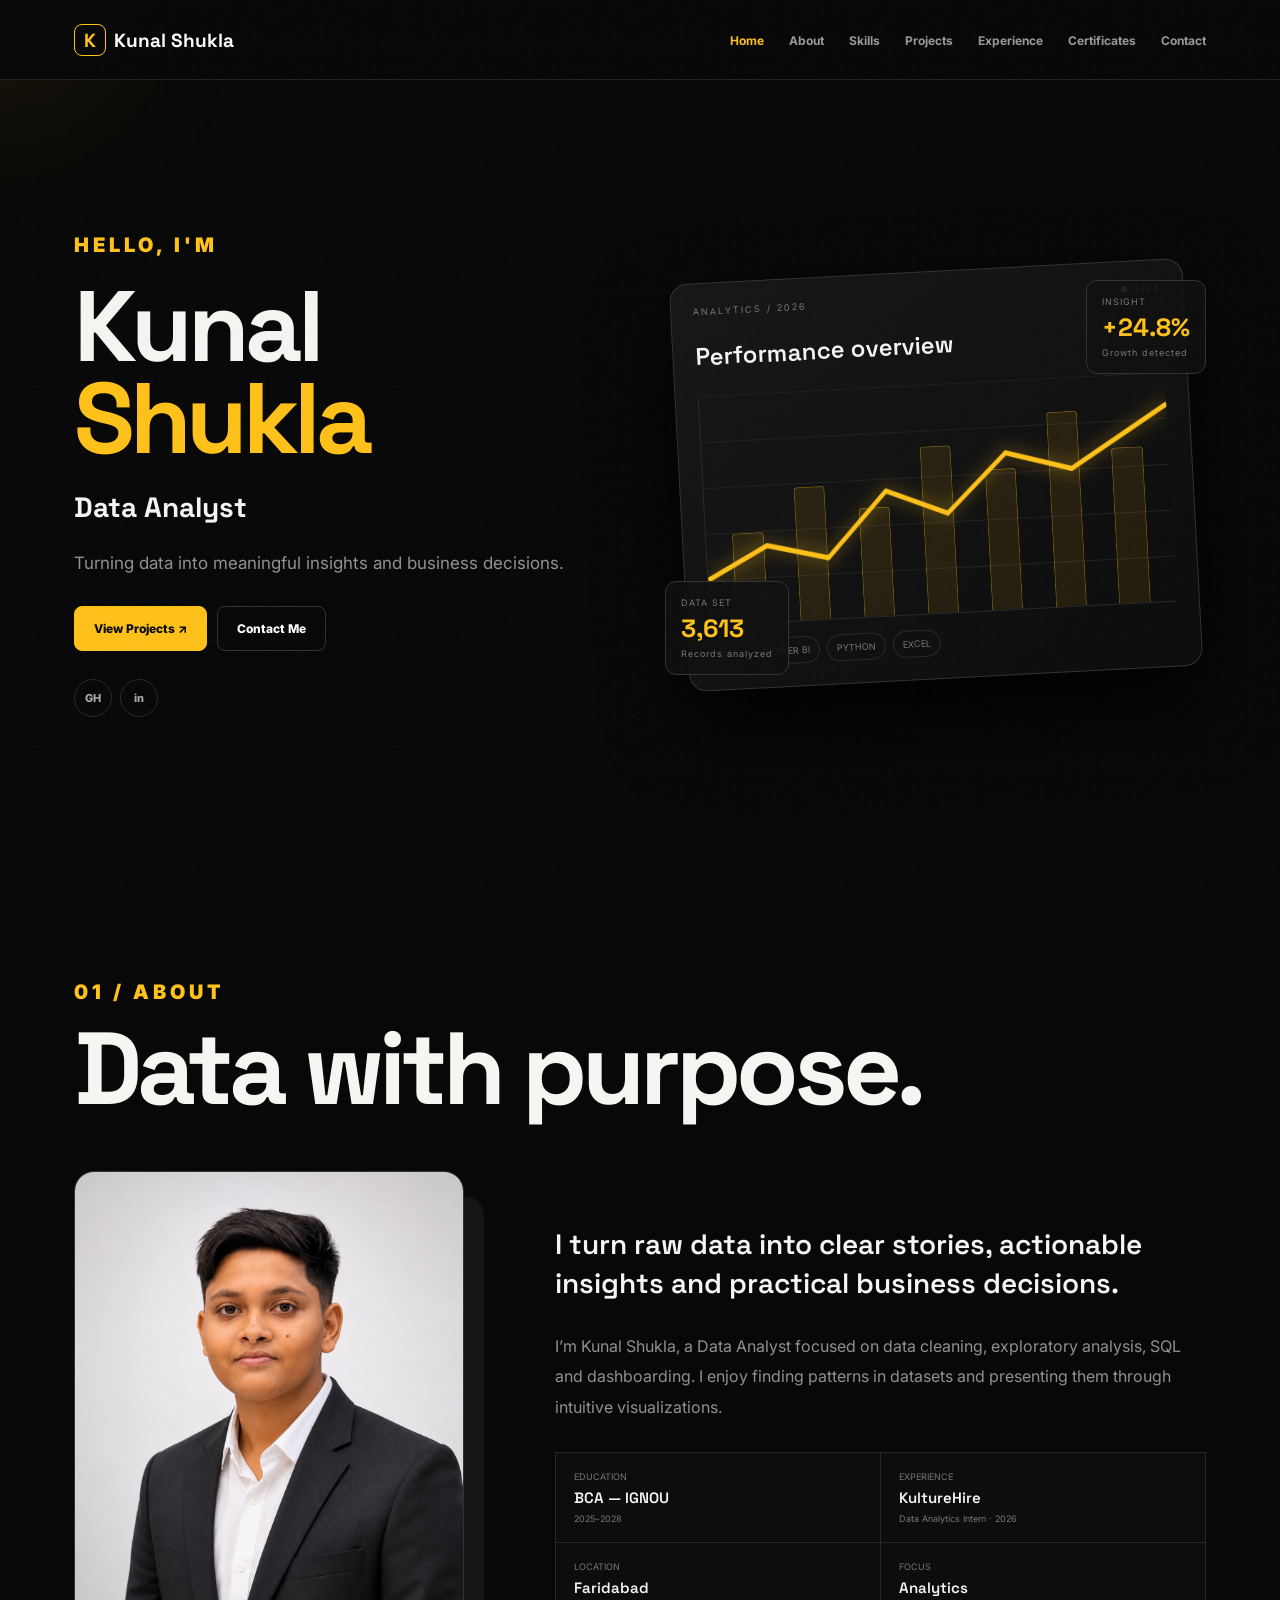
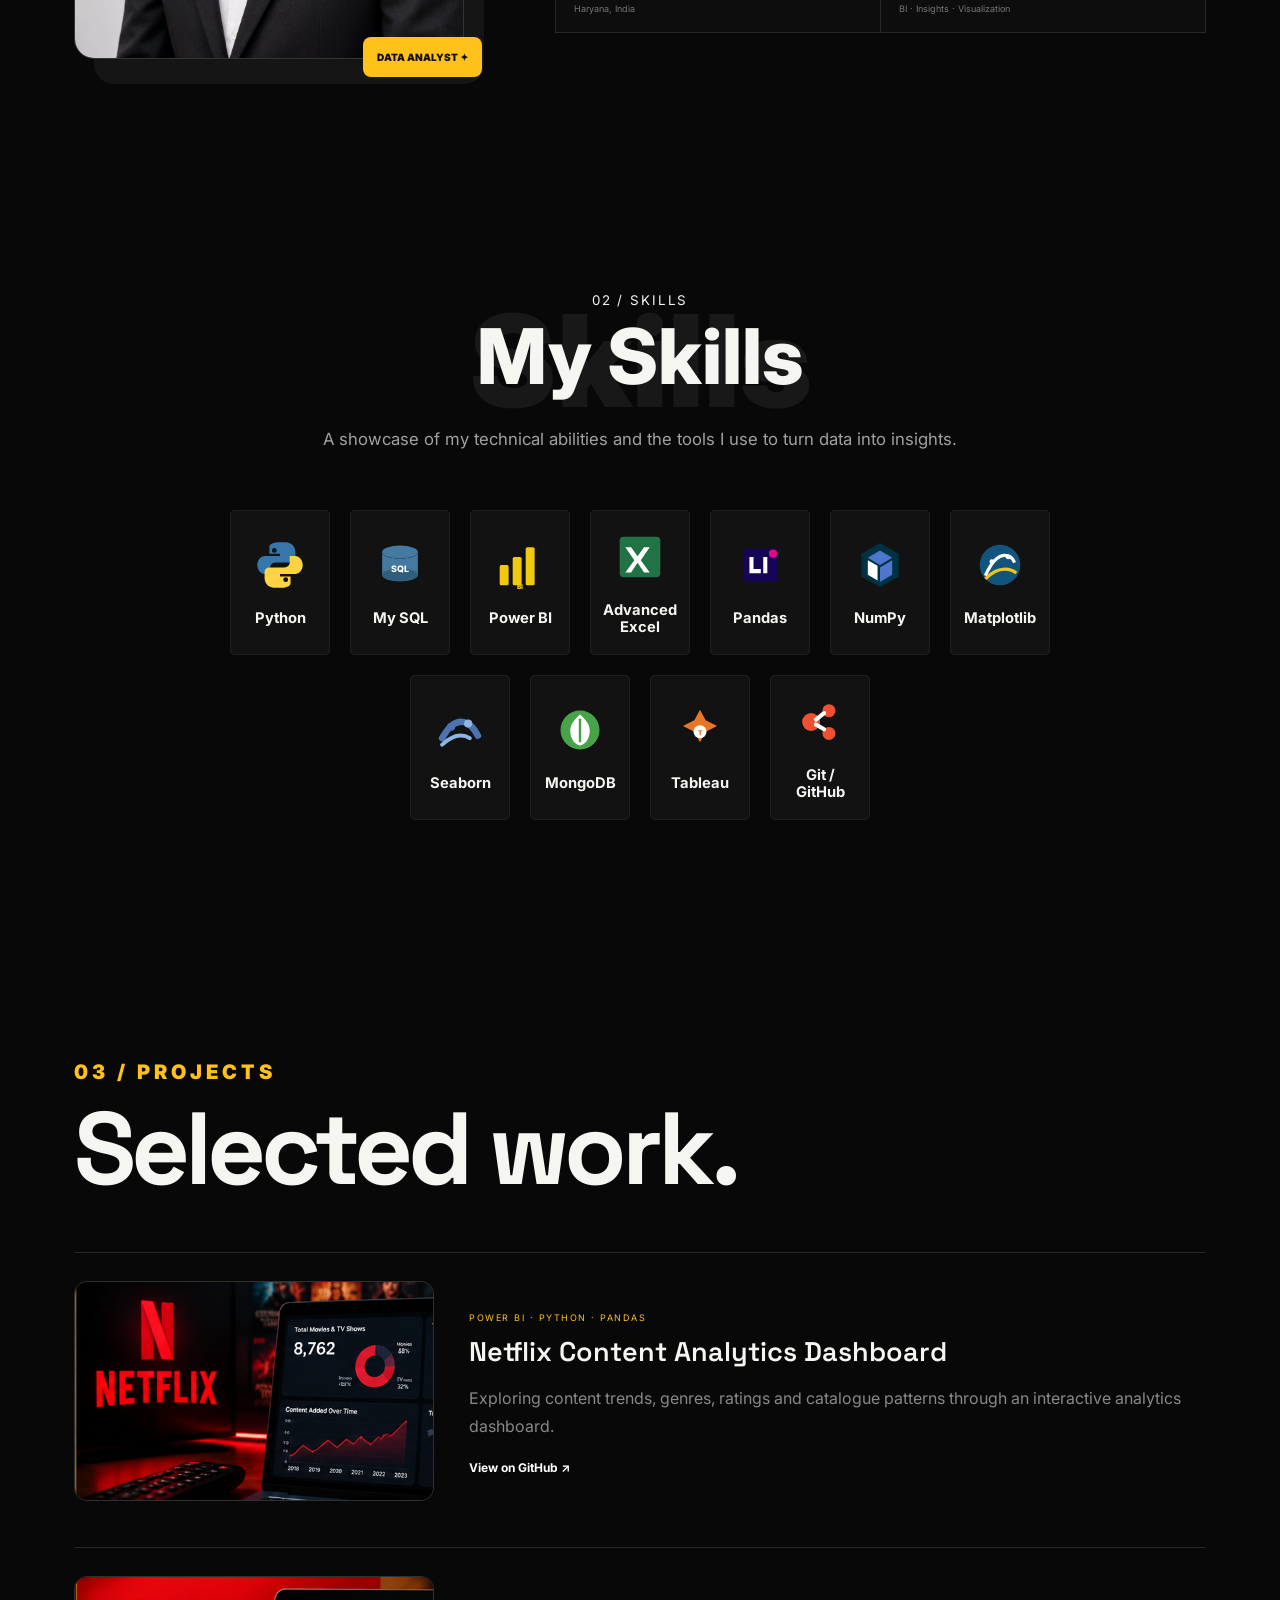
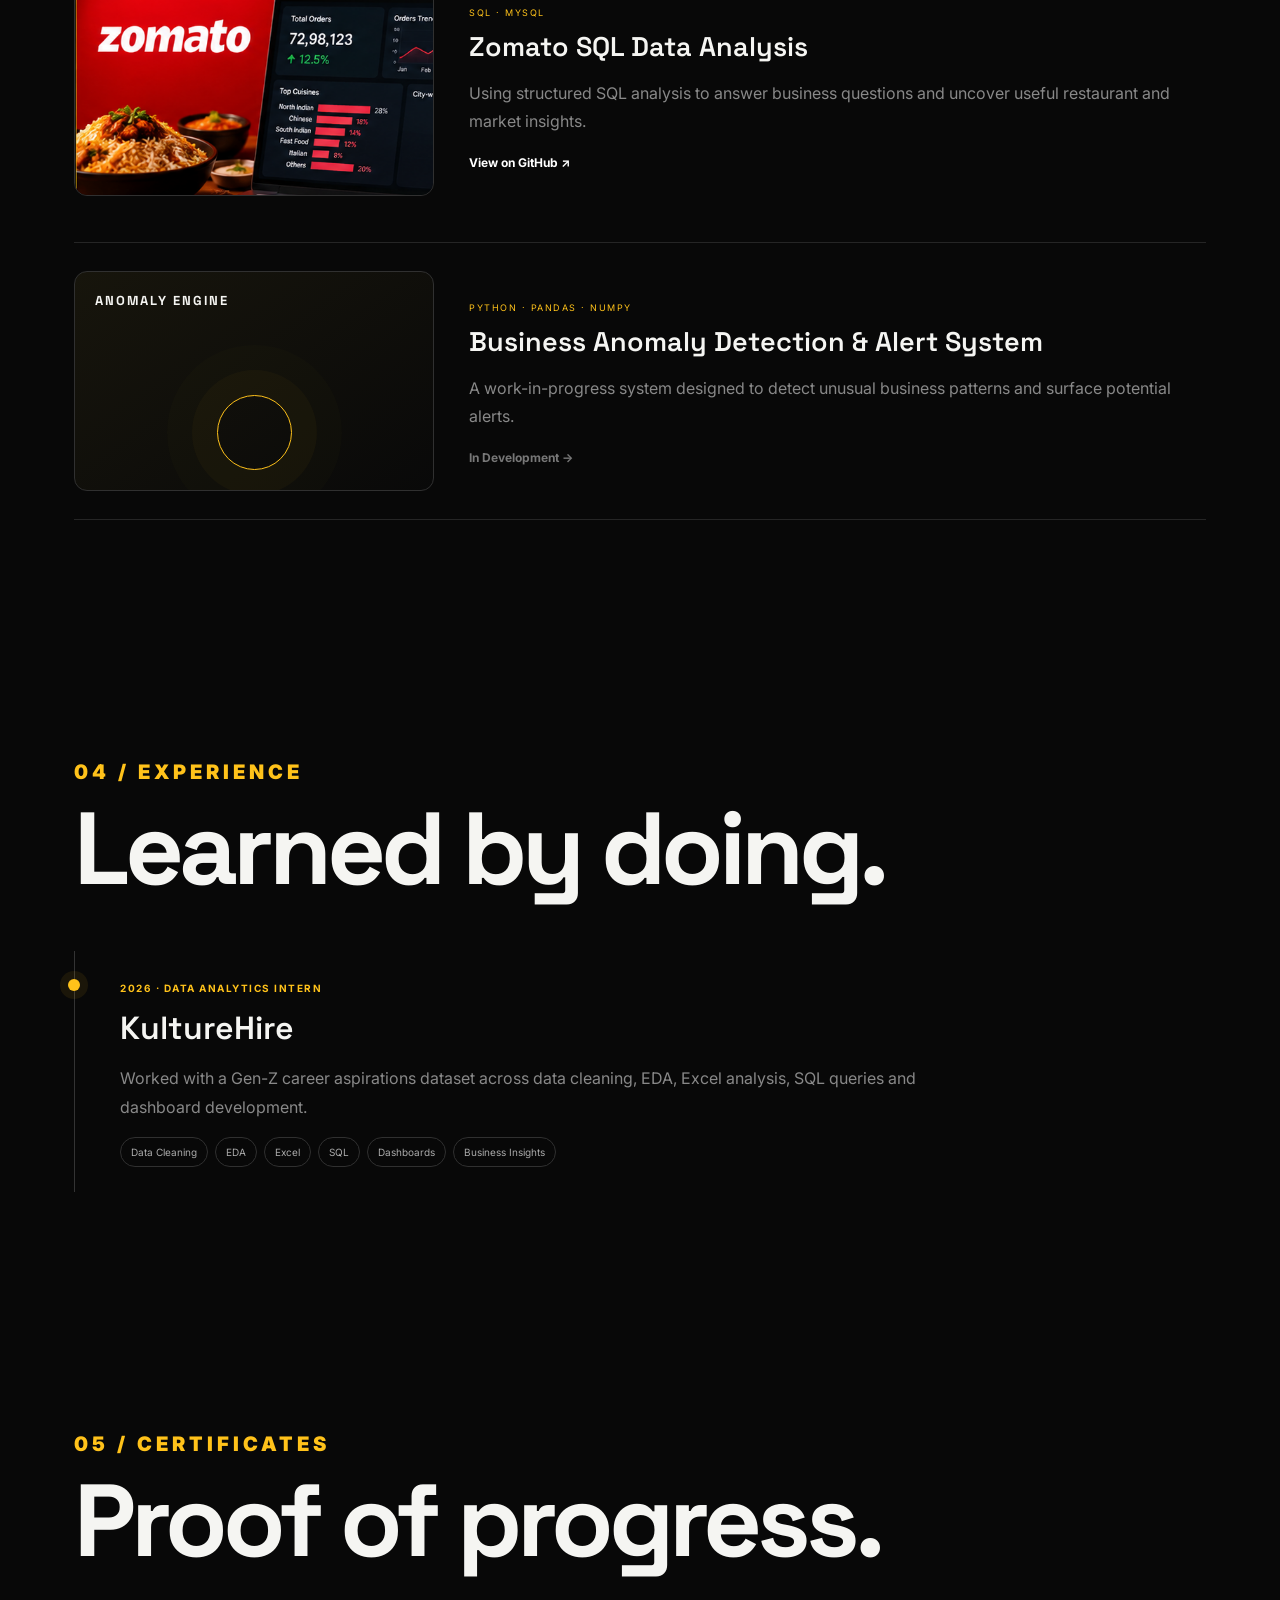
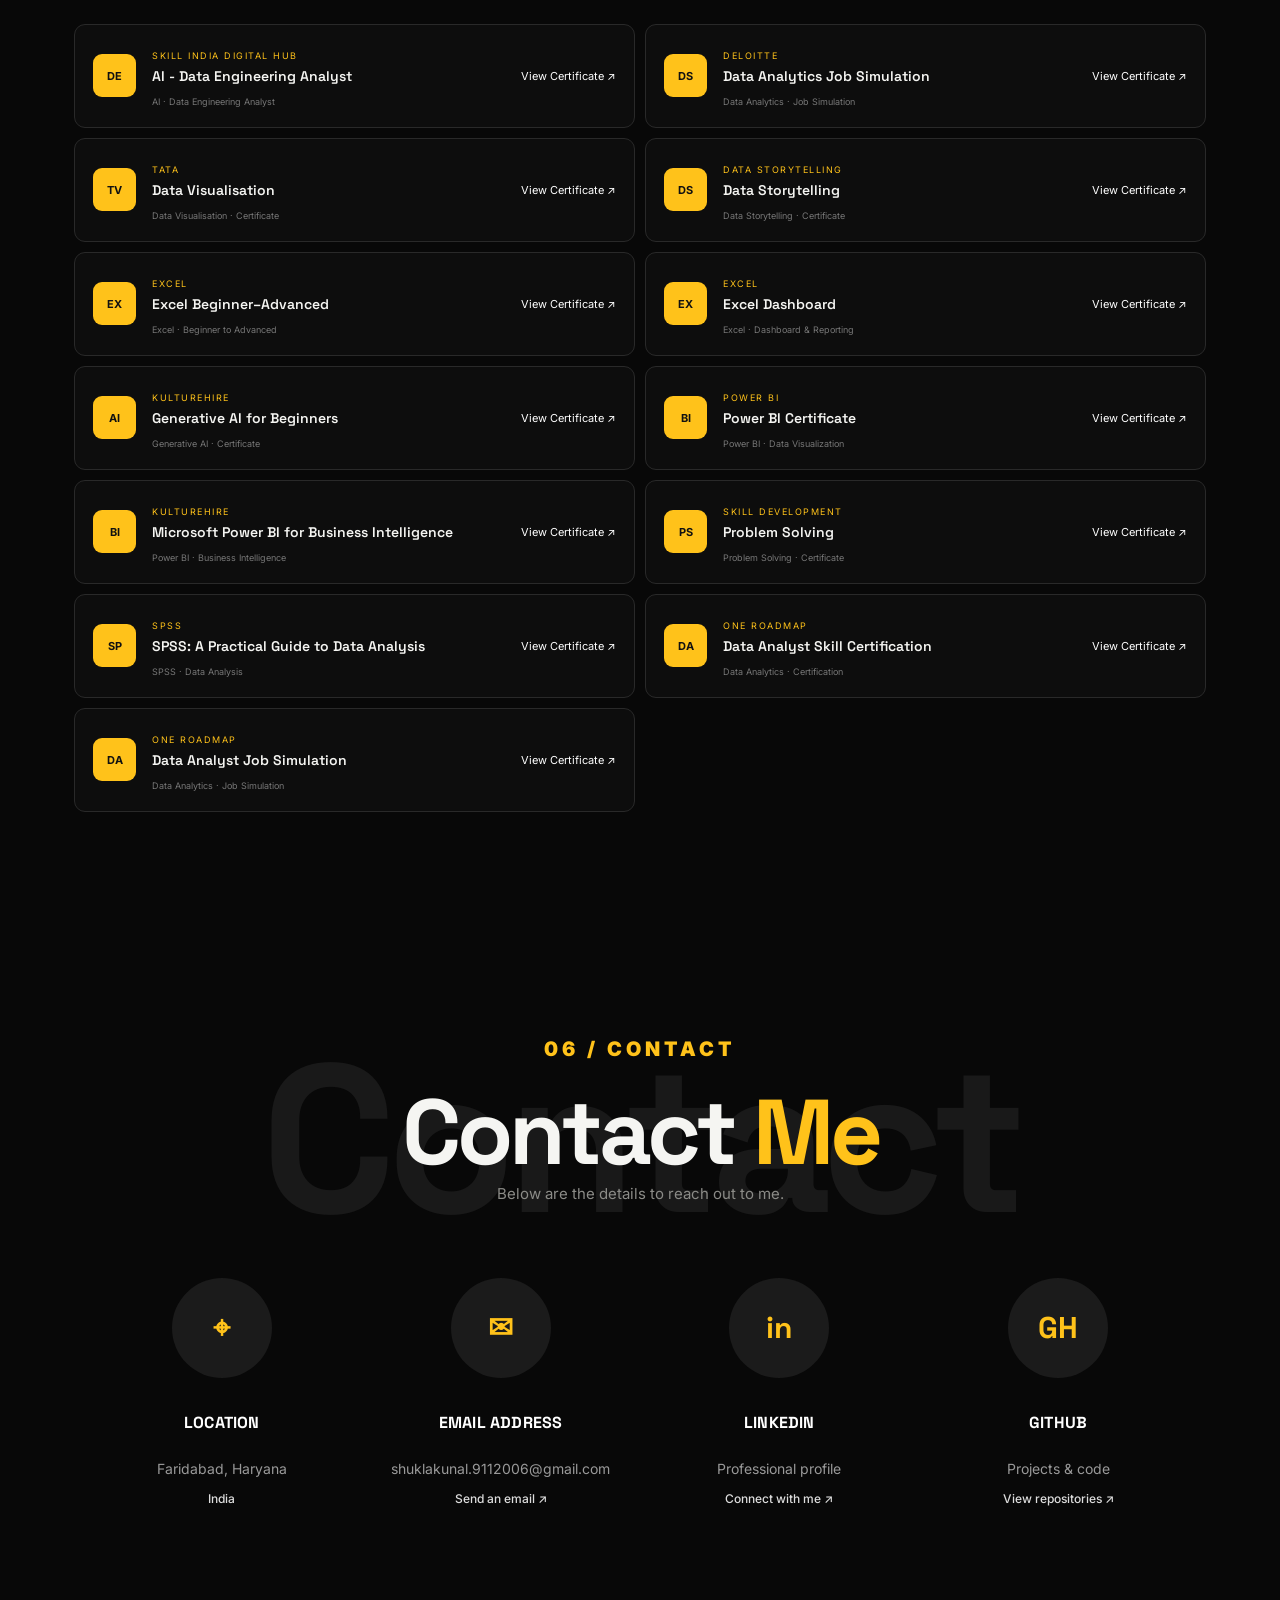
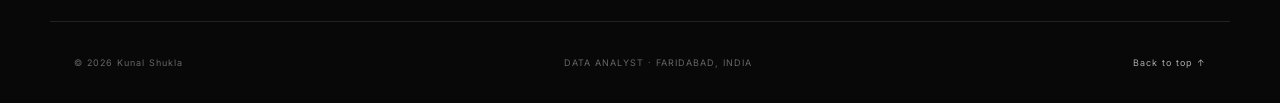
<file: index.html>
<!doctype html><html lang="en"><head><meta charset="utf-8"><meta name="viewport" content="width=device-width,initial-scale=1"><meta name="description" content="Kunal Shukla — Data Analyst Portfolio"><meta property="og:title" content="Kunal Shukla | Data Analyst"><title>Kunal Shukla | Data Analyst</title><link rel="preconnect" href="https://fonts.googleapis.com"><link href="https://fonts.googleapis.com/css2?family=Inter:wght@400;500;600;700;800&family=Space+Grotesk:wght@500;600;700&display=swap" rel="stylesheet"><link rel="stylesheet" href="style.css">
<style>
.skillsShowcaseSection{padding-top:110px;padding-bottom:120px}
.skillsShowcaseHead{position:relative;text-align:center;max-width:900px;margin:0 auto 58px;overflow:visible}
.skillsShowcaseHead small{position:relative;z-index:2;letter-spacing:.14em}
.skillsShowcaseHead h2{position:relative;z-index:2;margin:10px 0 0;font-size:clamp(3rem,6vw,4.8rem);line-height:1;font-weight:800}
.skillsShowcaseHead p{position:relative;z-index:2;margin:30px auto 0;max-width:700px;color:rgba(255,255,255,.62);font-size:1.05rem;line-height:1.6}
.skillsGhost{position:absolute;z-index:1;left:50%;top:8px;transform:translateX(-50%);font-size:clamp(5rem,11vw,8rem);font-weight:900;line-height:1;color:rgba(255,255,255,.065);pointer-events:none;user-select:none}
.skillsShowcase{max-width:850px;margin:0 auto;display:flex;flex-wrap:wrap;justify-content:center;gap:20px}
.skillBox{width:100px;min-height:145px;background:rgba(20,20,20,.92);border:1px solid rgba(255,255,255,.055);border-radius:5px;display:flex;flex-direction:column;align-items:center;justify-content:center;gap:18px;padding:18px 8px;text-align:center;transition:transform .3s ease,border-color .3s ease,background .3s ease,box-shadow .3s ease;box-sizing:border-box}
.skillBox:hover{transform:translateY(-8px);border-color:rgba(255,193,7,.45);background:rgba(27,27,27,.98);box-shadow:0 16px 35px rgba(0,0,0,.3)}
.skillLogo{width:54px;height:54px;display:flex;align-items:center;justify-content:center;flex:none}
.skillLogo svg{width:52px;height:52px;display:block}
.skillLogo .wordmark{font-weight:900;font-size:15px;letter-spacing:-.8px;line-height:1.02}
.skillLogo .smallmark{font-weight:900;font-size:12px;line-height:1}
.skillBox b{font-size:.92rem;line-height:1.18;white-space:normal}
@media(max-width:1000px){.skillsShowcase{max-width:600px}.skillBox{width:110px}}
@media(max-width:650px){.skillsShowcaseSection{padding-top:80px;padding-bottom:80px}.skillsShowcaseHead{margin-bottom:42px}.skillsShowcase{gap:14px;padding:0 8px}.skillBox{width:120px;min-height:135px}.skillsShowcaseHead p{font-size:.95rem;padding:0 15px}.skillsGhost{top:16px}}
</style>
</head><body>
<div class="grain"></div><div class="glow"></div>
<header><a class="logo" href="#home"><b>K</b>Kunal Shukla</a><button class="menu">☰</button><nav><a class="active" href="#home">Home</a><a href="#about">About</a><a href="#skills">Skills</a><a href="#projects">Projects</a><a href="#experience">Experience</a><a href="#certificates">Certificates</a><a href="#contact">Contact</a></nav></header>
<main>
<section id="home" class="hero"><div class="heroText reveal"><small>HELLO, I'M</small><h1>Kunal <em>Shukla</em></h1><h2>Data Analyst</h2><p>Turning data into meaningful insights and business decisions.</p><div class="buttons"><a class="btn" href="#projects">View Projects ↗</a><a class="btn outline" href="#contact">Contact Me</a></div><div class="social"><a href="https://github.com/shuklakunal9112006-da" target="_blank">GH</a><a href="https://www.linkedin.com/in/kunal-shukla-data-analyst" target="_blank">in</a></div></div>
<div class="visual reveal"><div class="card stat one"><small>INSIGHT</small><b>+24.8%</b><span>Growth detected</span></div><div class="dash"><div class="top">ANALYTICS / 2026 <i>● LIVE</i></div><h3>Performance overview</h3><div class="chart"><div class="bars"><i></i><i></i><i></i><i></i><i></i><i></i><i></i></div><svg viewBox="0 0 500 180" preserveAspectRatio="none"><polyline points="0,145 65,120 130,132 195,82 260,102 325,57 395,72 500,25"/></svg></div><div class="chips"><span>SQL</span><span>POWER BI</span><span>PYTHON</span><span>EXCEL</span></div></div><div class="card stat two"><small>DATA SET</small><b>3,613</b><span>Records analyzed</span></div></div></section>

<section id="about" class="section"><div class="head reveal"><small>01 / ABOUT</small><h2>Data with purpose.</h2></div><div class="about"><div class="photo reveal"><img src="profile.jpg" alt="Kunal Shukla professional profile photo"><label>DATA ANALYST ✦</label></div><div class="copy reveal"><p class="lead">I turn raw data into clear stories, actionable insights and practical business decisions.</p><p>I’m Kunal Shukla, a Data Analyst focused on data cleaning, exploratory analysis, SQL and dashboarding. I enjoy finding patterns in datasets and presenting them through intuitive visualizations.</p><div class="info"><div><small>EDUCATION</small><b>BCA — IGNOU</b><span>2025–2028</span></div><div><small>EXPERIENCE</small><b>KultureHire</b><span>Data Analytics Intern · 2026</span></div><div><small>LOCATION</small><b>Faridabad</b><span>Haryana, India</span></div><div><small>FOCUS</small><b>Analytics</b><span>BI · Insights · Visualization</span></div></div></div></div></section>

<section id="skills" class="section skillsShowcaseSection">
<div class="skillsShowcaseHead reveal">
  <small>02 / SKILLS</small>
  <h2>My Skills</h2>
  <div class="skillsGhost">Skills</div>
  <p>A showcase of my technical abilities and the tools I use to turn data into insights.</p>
</div>
<div class="skillsShowcase">
  <div class="skillBox reveal"><div class="skillLogo"><svg viewBox="0 0 64 64" aria-hidden="true"><path fill="#3776AB" d="M32 4c-14 0-13 6-13 6v8h13v3H14C6 21 4 29 4 32s2 11 10 11h6v-8s0-6 7-6h18s6 0 6-6V16s0-12-13-12h-6zm-7 7a3 3 0 1 1 0 6 3 3 0 0 1 0-6z"/><path fill="#FFD343" d="M32 60c14 0 13-6 13-6v-8H32v-3h18c8 0 10-8 10-11s-2-11-10-11h-6v8s0 6-7 6H19s-6 0-6 6v7s0 12 13 12h6zm7-7a3 3 0 1 1 0-6 3 3 0 0 1 0 6z"/></svg></div><b>Python</b></div>
  <div class="skillBox reveal"><div class="skillLogo"><svg viewBox="0 0 64 64" aria-hidden="true"><ellipse cx="32" cy="16" rx="22" ry="8" fill="#4479A1"/><path fill="#4479A1" d="M10 16v28c0 5 10 8 22 8s22-3 22-8V16c0 5-10 8-22 8s-22-3-22-8z"/><ellipse cx="32" cy="44" rx="22" ry="8" fill="#2F5F7A"/><text x="32" y="40" text-anchor="middle" fill="white" font-size="11" font-weight="800">SQL</text></svg></div><b>My SQL</b></div>
  <div class="skillBox reveal"><div class="skillLogo"><svg viewBox="0 0 64 64" aria-hidden="true"><rect x="7" y="32" width="11" height="25" rx="2" fill="#F2C811"/><rect x="23" y="22" width="11" height="35" rx="2" fill="#F2C811"/><rect x="39" y="10" width="11" height="47" rx="2" fill="#F2C811"/><text x="32" y="62" text-anchor="middle" fill="#F2C811" font-size="8" font-weight="900">BI</text></svg></div><b>Power BI</b></div>
  <div class="skillBox reveal"><div class="skillLogo"><svg viewBox="0 0 64 64" aria-hidden="true"><rect x="7" y="7" width="50" height="50" rx="5" fill="#217346"/><path d="M21 20l8 11 8-11h7L33 36l11 15h-7l-8-12-8 12h-7l11-15L14 20h7z" fill="white"/></svg></div><b>Advanced<br>Excel</b></div>
  <div class="skillBox reveal"><div class="skillLogo"><svg viewBox="0 0 64 64" aria-hidden="true"><path fill="#150458" d="M11 12h42v40H11z"/><path fill="#fff" d="M19 42V22h5v15h9v5H19zm17 0V22h5v20h-5z"/><circle cx="48" cy="18" r="5" fill="#E70488"/></svg></div><b>Pandas</b></div>
  <div class="skillBox reveal"><div class="skillLogo"><svg viewBox="0 0 64 64" aria-hidden="true"><path fill="#013243" d="M32 5l23 13v28L32 59 9 46V18L32 5z"/><path fill="#4D77CF" d="M32 14l15 9-15 9-15-9 15-9zm0 21l15-9v18l-15 9V35z"/><path fill="#fff" d="M17 26l12 7v18l-12-7V26z"/></svg></div><b>NumPy</b></div>
  <div class="skillBox reveal"><div class="skillLogo"><svg viewBox="0 0 64 64" aria-hidden="true"><circle cx="32" cy="32" r="25" fill="#11557C"/><path d="M14 45c8-18 16-25 24-25 6 0 10 4 12 9" fill="none" stroke="white" stroke-width="4"/><path d="M14 49c8-8 16-12 24-12 7 0 11 2 14 5" fill="none" stroke="#F0C419" stroke-width="4"/><circle cx="22" cy="28" r="3" fill="white"/><circle cx="42" cy="22" r="3" fill="white"/></svg></div><b>Matplotlib</b></div>
  <div class="skillBox reveal"><div class="skillLogo"><svg viewBox="0 0 64 64" aria-hidden="true"><path d="M10 42c10-18 20-24 31-18 6 3 10 9 13 15" fill="none" stroke="#4C72B0" stroke-width="8" stroke-linecap="round"/><path d="M10 50c12-11 24-14 34-8" fill="none" stroke="#8DB5E3" stroke-width="5" stroke-linecap="round"/><circle cx="21" cy="28" r="5" fill="#4C72B0"/><circle cx="42" cy="24" r="5" fill="#8DB5E3"/></svg></div><b>Seaborn</b></div>
  <div class="skillBox reveal"><div class="skillLogo"><svg viewBox="0 0 64 64" aria-hidden="true"><circle cx="32" cy="32" r="24" fill="#47A248"/><path fill="white" d="M32 13c8 7 12 13 12 20 0 11-7 18-12 18S20 44 20 33c0-7 4-13 12-20z"/><path d="M32 18v29" stroke="#47A248" stroke-width="3"/></svg></div><b>MongoDB</b></div>
  <div class="skillBox reveal"><div class="skillLogo"><svg viewBox="0 0 64 64" aria-hidden="true"><path fill="#E97627" d="M32 7l7 13 14 7-14 7-7 13-7-13-14-7 14-7 7-13z"/><circle cx="32" cy="34" r="8" fill="white"/><text x="32" y="38" text-anchor="middle" fill="#E97627" font-size="8" font-weight="900">T</text></svg></div><b>Tableau</b></div>
  <div class="skillBox reveal"><div class="skillLogo"><svg viewBox="0 0 64 64" aria-hidden="true"><circle cx="21" cy="32" r="11" fill="#F05032"/><circle cx="43" cy="18" r="8" fill="#F05032"/><circle cx="43" cy="46" r="8" fill="#F05032"/><path d="M27 29L37 21M27 35l10 6" stroke="white" stroke-width="5" stroke-linecap="round"/></svg></div><b>Git /<br>GitHub</b></div>
</div>
</section>

<section id="projects" class="section"><div class="head reveal"><small>03 / PROJECTS</small><h2>Selected work.</h2></div><div class="projects">
<article class="project reveal"><div class="art projectImage"><img src="netflix-project.png" alt="Netflix Content Analytics Dashboard"></div><div><small>POWER BI · PYTHON · PANDAS</small><h3>Netflix Content Analytics Dashboard</h3><p>Exploring content trends, genres, ratings and catalogue patterns through an interactive analytics dashboard.</p><a href="https://github.com/shuklakunal9112006-da/Netflix-Content-Analytics" target="_blank">View on GitHub ↗</a></div></article>
<article class="project reveal"><div class="art projectImage"><img src="zomato-project.png" alt="Zomato SQL Data Analysis"></div><div><small>SQL · MYSQL</small><h3>Zomato SQL Data Analysis</h3><p>Using structured SQL analysis to answer business questions and uncover useful restaurant and market insights.</p><a href="https://github.com/shuklakunal9112006-da/Zomato-SQL-Data-Analysis" target="_blank">View on GitHub ↗</a></div></article>
<article class="project reveal"><div class="art ano"><strong>ANOMALY ENGINE</strong><span class="ring"></span></div><div><small>PYTHON · PANDAS · NUMPY</small><h3>Business Anomaly Detection & Alert System</h3><p>A work-in-progress system designed to detect unusual business patterns and surface potential alerts.</p><a class="muted" href="#contact">In Development →</a></div></article>
</div></section>

<section id="experience" class="section"><div class="head reveal"><small>04 / EXPERIENCE</small><h2>Learned by doing.</h2></div><div class="timeline reveal"><b>2026 · DATA ANALYTICS INTERN</b><h3>KultureHire</h3><p>Worked with a Gen-Z career aspirations dataset across data cleaning, EDA, Excel analysis, SQL queries and dashboard development.</p><div class="tags"><i>Data Cleaning</i><i>EDA</i><i>Excel</i><i>SQL</i><i>Dashboards</i><i>Business Insights</i></div></div></section>

<section id="certificates" class="section"><div class="head reveal"><small>05 / CERTIFICATES</small><h2>Proof of progress.</h2></div><div class="certs">
<article class="cert reveal"><b>DE</b><div><small>SKILL INDIA DIGITAL HUB</small><h3>AI - Data Engineering Analyst</h3><span>AI · Data Engineering Analyst</span></div><a href="AI%20-%20Data%20Engineering%20Analyst.pdf" target="_blank" rel="noopener">View Certificate ↗</a></article>
<article class="cert reveal"><b>DS</b><div><small>DELOITTE</small><h3>Data Analytics Job Simulation</h3><span>Data Analytics · Job Simulation</span></div><a href="Deloit%20Job%20simulation%20Certificate.pdf" target="_blank" rel="noopener">View Certificate ↗</a></article>
<article class="cert reveal"><b>TV</b><div><small>TATA</small><h3>Data Visualisation</h3><span>Data Visualisation · Certificate</span></div><a href="TATA%20Data%20Visualisation%20Certificate.pdf" target="_blank" rel="noopener">View Certificate ↗</a></article>
<article class="cert reveal"><b>DS</b><div><small>DATA STORYTELLING</small><h3>Data Storytelling</h3><span>Data Storytelling · Certificate</span></div><a href="Data%20Storytelling.pdf" target="_blank" rel="noopener">View Certificate ↗</a></article>
<article class="cert reveal"><b>EX</b><div><small>EXCEL</small><h3>Excel Beginner–Advanced</h3><span>Excel · Beginner to Advanced</span></div><a href="Excel%20Beginer-Advance.pdf" target="_blank" rel="noopener">View Certificate ↗</a></article>
<article class="cert reveal"><b>EX</b><div><small>EXCEL</small><h3>Excel Dashboard</h3><span>Excel · Dashboard & Reporting</span></div><a href="EXCEL%20DASHBOARD.pdf" target="_blank" rel="noopener">View Certificate ↗</a></article>
<article class="cert reveal"><b>AI</b><div><small>KULTUREHIRE</small><h3>Generative AI for Beginners</h3><span>Generative AI · Certificate</span></div><a href="Generative_AI_Certificate.pdf" target="_blank" rel="noopener">View Certificate ↗</a></article>
<article class="cert reveal"><b>BI</b><div><small>POWER BI</small><h3>Power BI Certificate</h3><span>Power BI · Data Visualization</span></div><a href="Power%20BI%20Certificate.pdf" target="_blank" rel="noopener">View Certificate ↗</a></article>
<article class="cert reveal"><b>BI</b><div><small>KULTUREHIRE</small><h3>Microsoft Power BI for Business Intelligence</h3><span>Power BI · Business Intelligence</span></div><a href="Power%20BI%20Kulturehire.pdf" target="_blank" rel="noopener">View Certificate ↗</a></article>
<article class="cert reveal"><b>PS</b><div><small>SKILL DEVELOPMENT</small><h3>Problem Solving</h3><span>Problem Solving · Certificate</span></div><a href="Problem%20Solving.pdf" target="_blank" rel="noopener">View Certificate ↗</a></article>
<article class="cert reveal"><b>SP</b><div><small>SPSS</small><h3>SPSS: A Practical Guide to Data Analysis</h3><span>SPSS · Data Analysis</span></div><a href="SPSS%20certificate.pdf" target="_blank" rel="noopener">View Certificate ↗</a></article>
<article class="cert reveal"><b>DA</b><div><small>ONE ROADMAP</small><h3>Data Analyst Skill Certification</h3><span>Data Analytics · Certification</span></div><a href="Data%20Analyst-Certificate%20on%20road.pdf" target="_blank" rel="noopener">View Certificate ↗</a></article>
<article class="cert reveal"><b>DA</b><div><small>ONE ROADMAP</small><h3>Data Analyst Job Simulation</h3><span>Data Analytics · Job Simulation</span></div><a href="DA%20job%20simulation%20Onroad%20Certificate.pdf" target="_blank" rel="noopener">View Certificate ↗</a></article>
</div></section>

<section id="contact" class="section contact contactRedesign"><div class="contactTitle reveal"><small>06 / CONTACT</small><div class="contactWord">Contact</div><h2>Contact <em>Me</em></h2><p>Below are the details to reach out to me.</p></div><div class="contactGrid"><a class="contactCard reveal" href="#about"><div class="contactIcon">⌖</div><h3>LOCATION</h3><span>Faridabad, Haryana</span><b>India</b></a><a class="contactCard reveal" href="mailto:shuklakunal.9112006@gmail.com"><div class="contactIcon">✉</div><h3>EMAIL ADDRESS</h3><span>shuklakunal.9112006@gmail.com</span><b>Send an email ↗</b></a><a class="contactCard reveal" href="https://www.linkedin.com/in/kunal-shukla-data-analyst" target="_blank" rel="noopener"><div class="contactIcon">in</div><h3>LINKEDIN</h3><span>Professional profile</span><b>Connect with me ↗</b></a><a class="contactCard reveal" href="https://github.com/shuklakunal9112006-da" target="_blank" rel="noopener"><div class="contactIcon">GH</div><h3>GITHUB</h3><span>Projects & code</span><b>View repositories ↗</b></a></div></section>
</main><footer><span>© 2026 Kunal Shukla</span><span>DATA ANALYST · FARIDABAD, INDIA</span><a href="#home">Back to top ↑</a></footer><script src="script.js"></script></body></html>
</file>
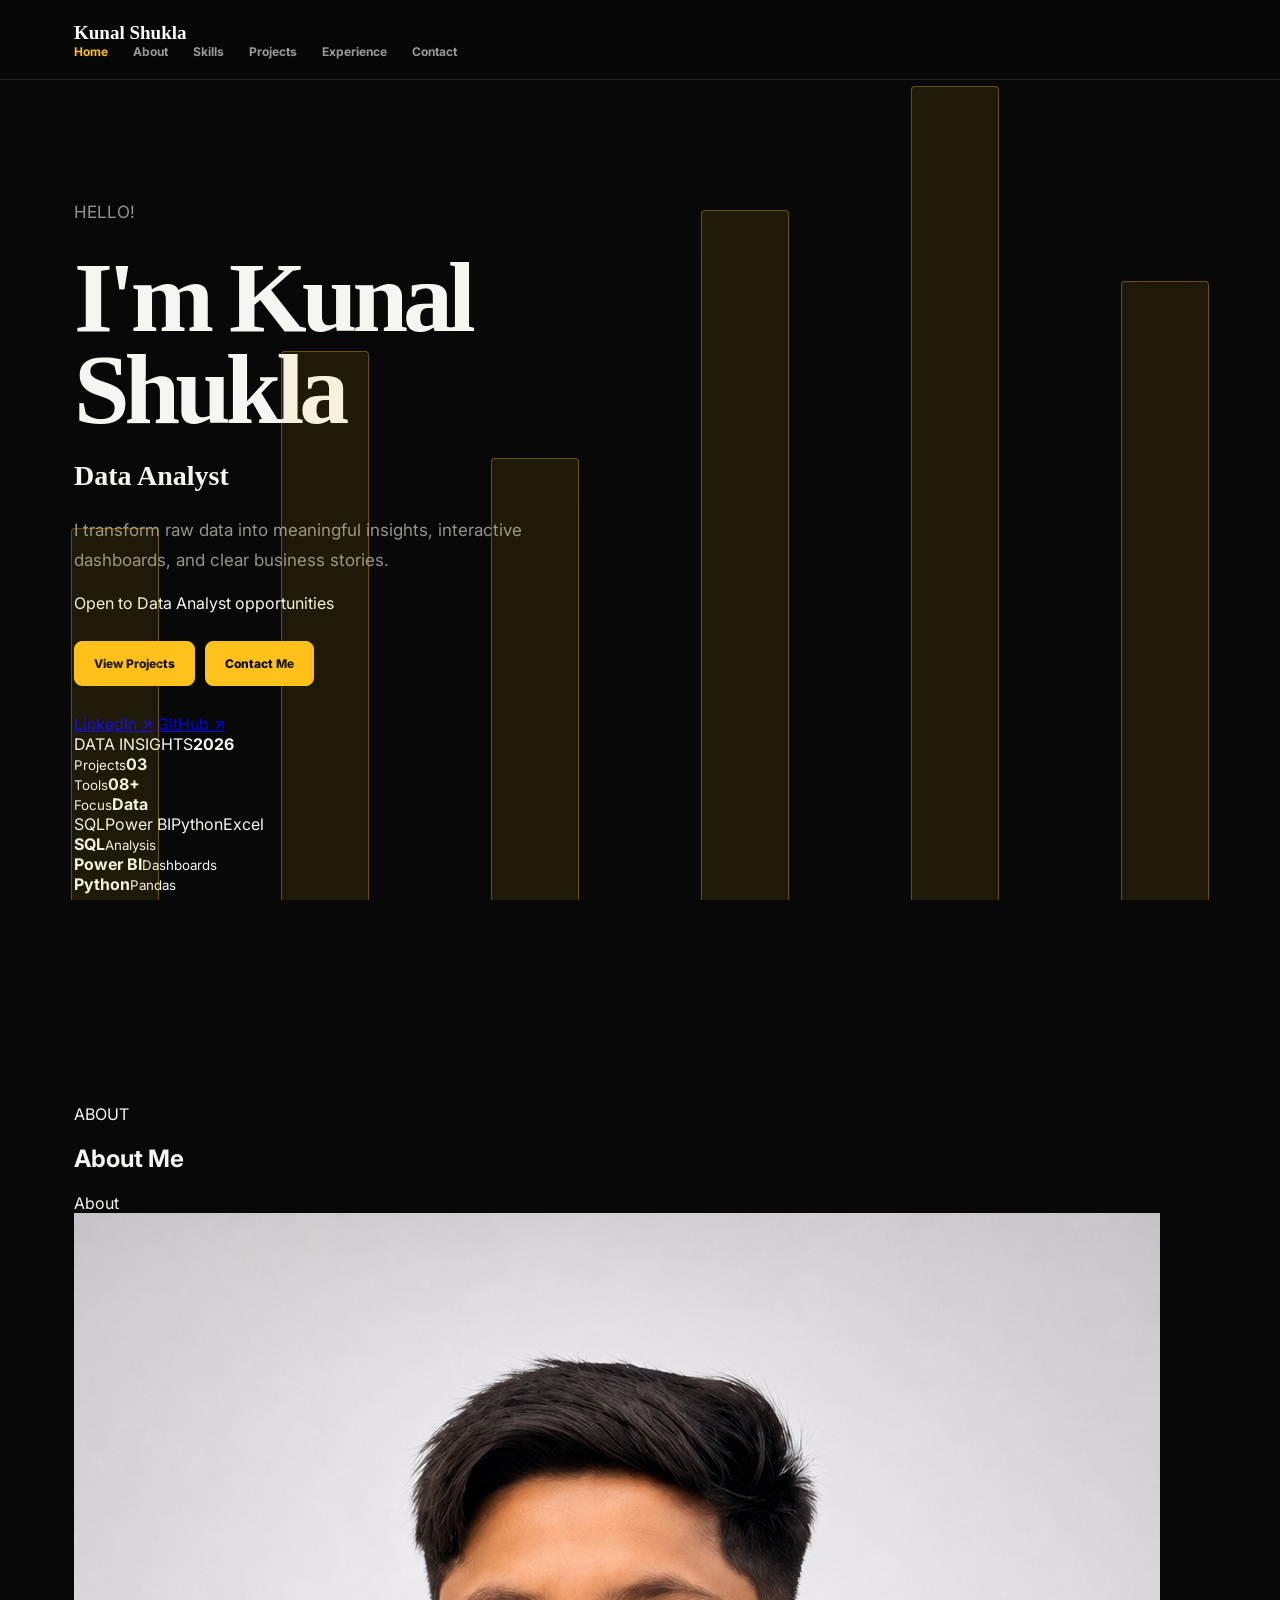
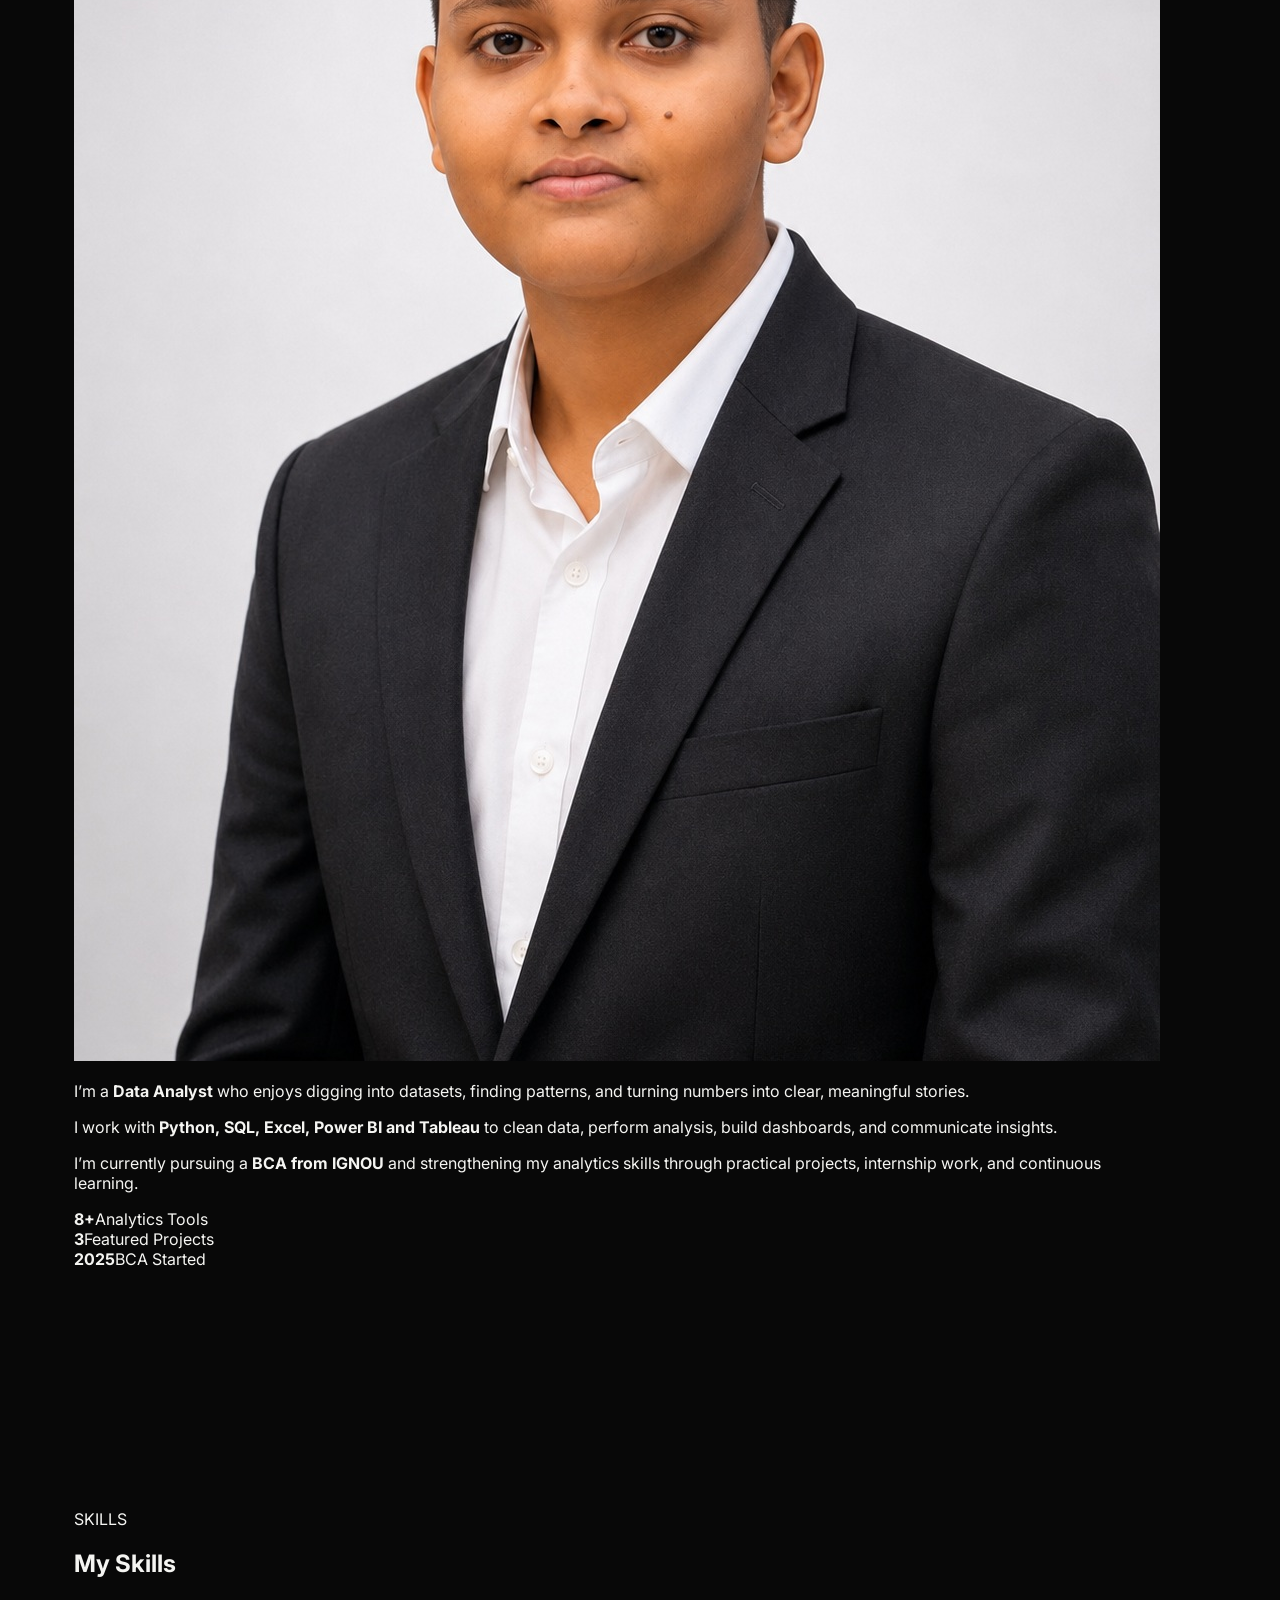
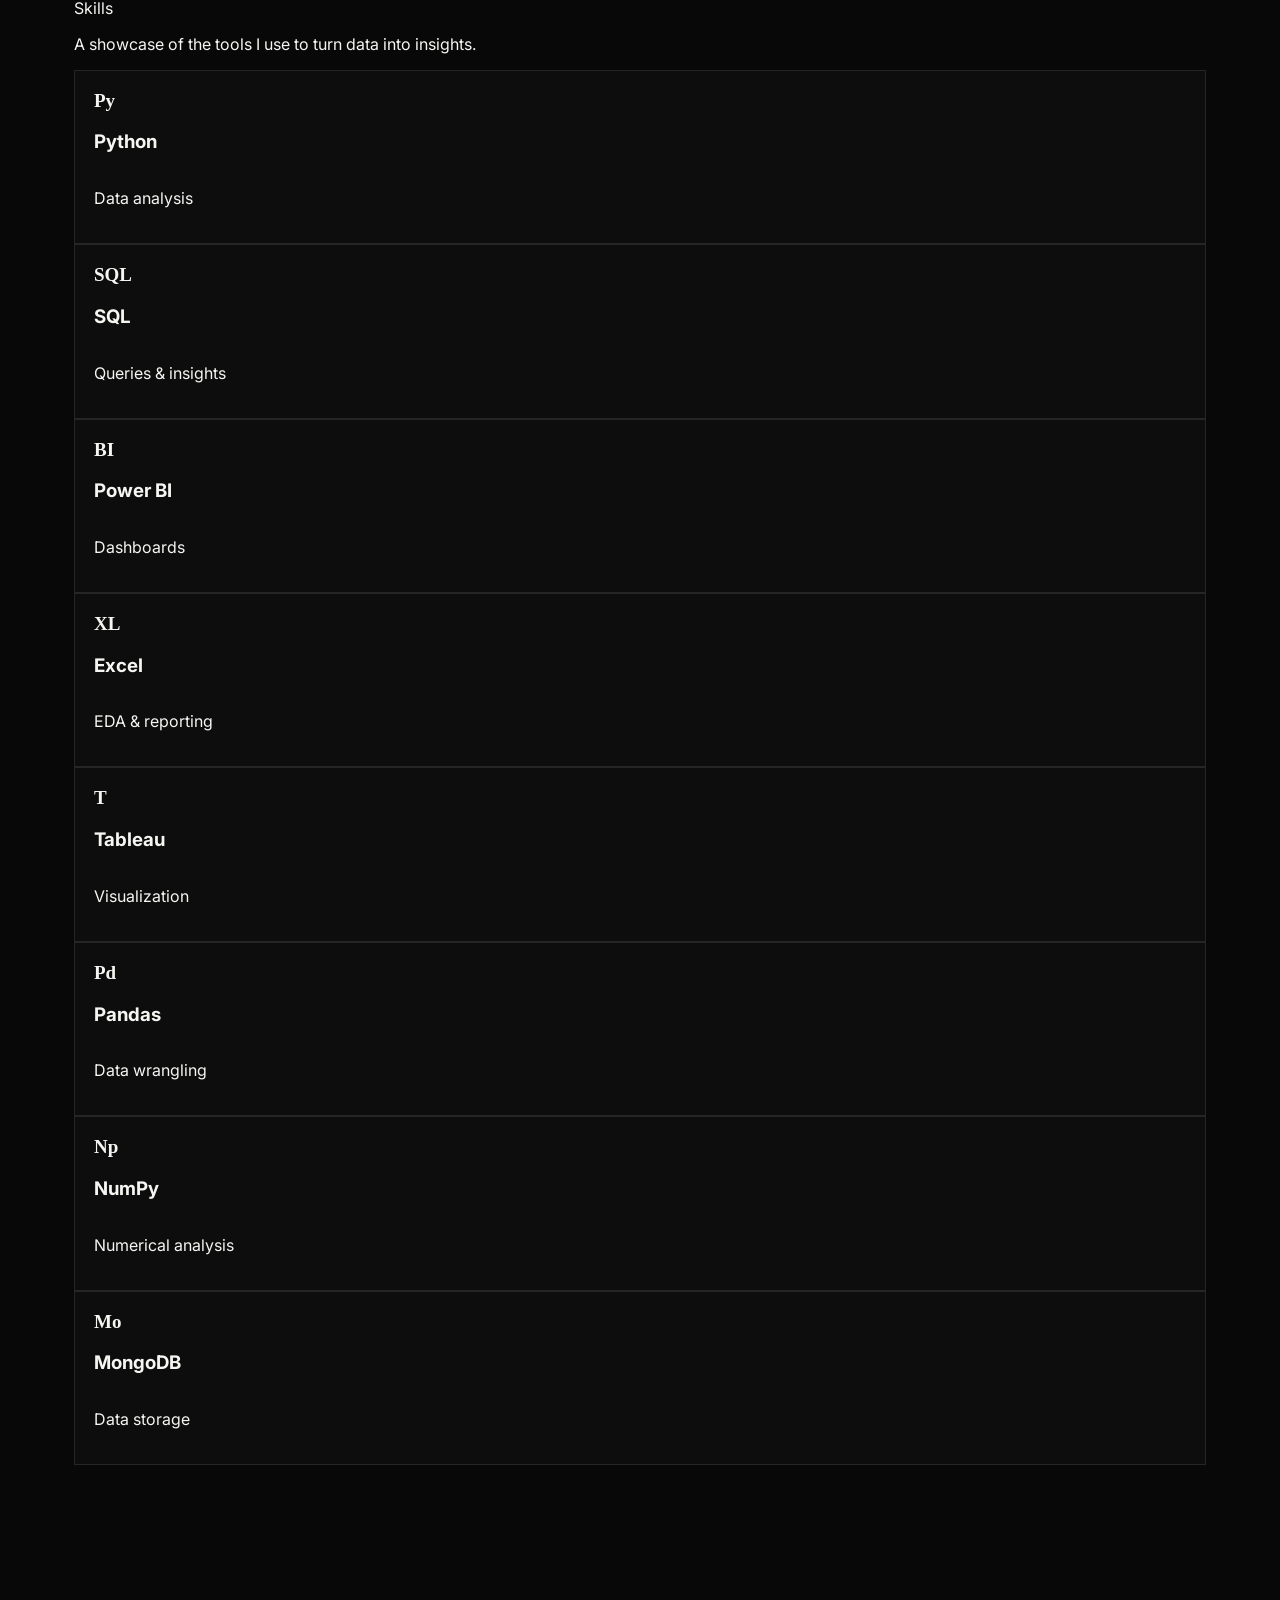
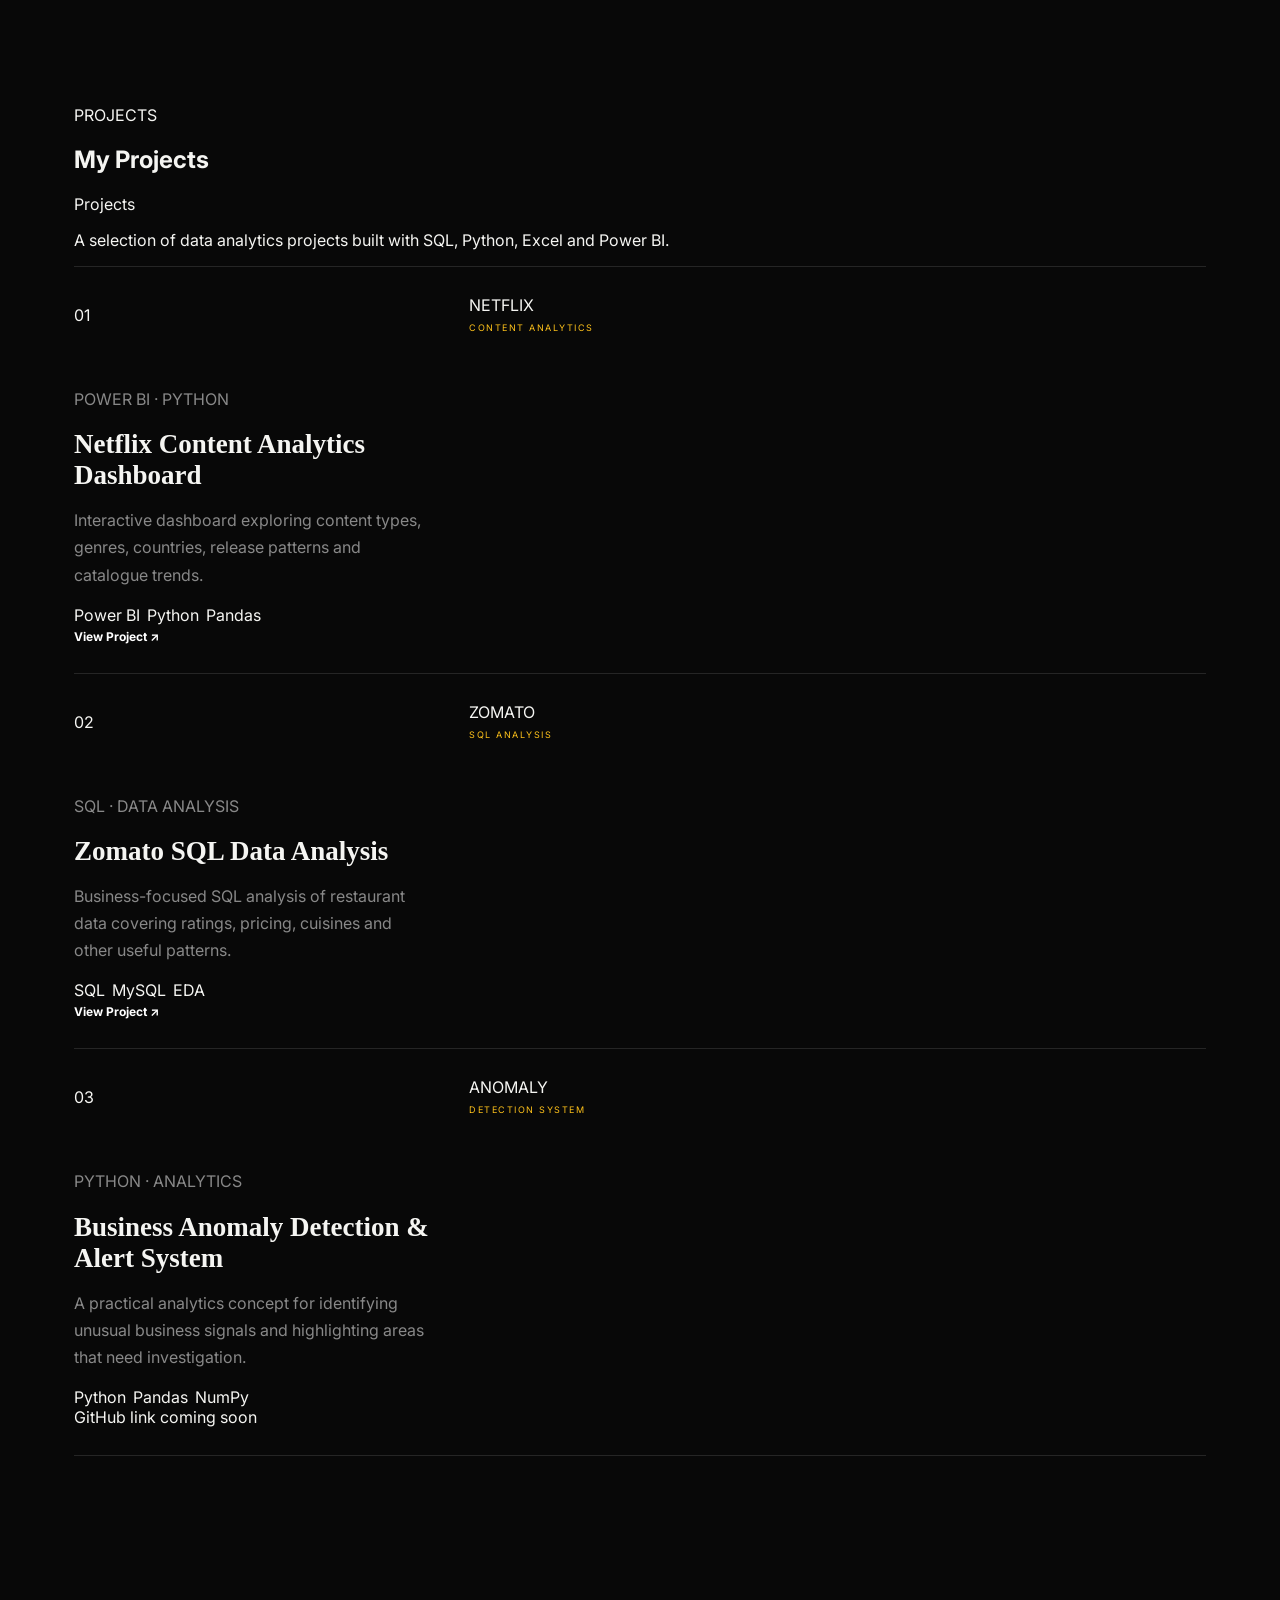
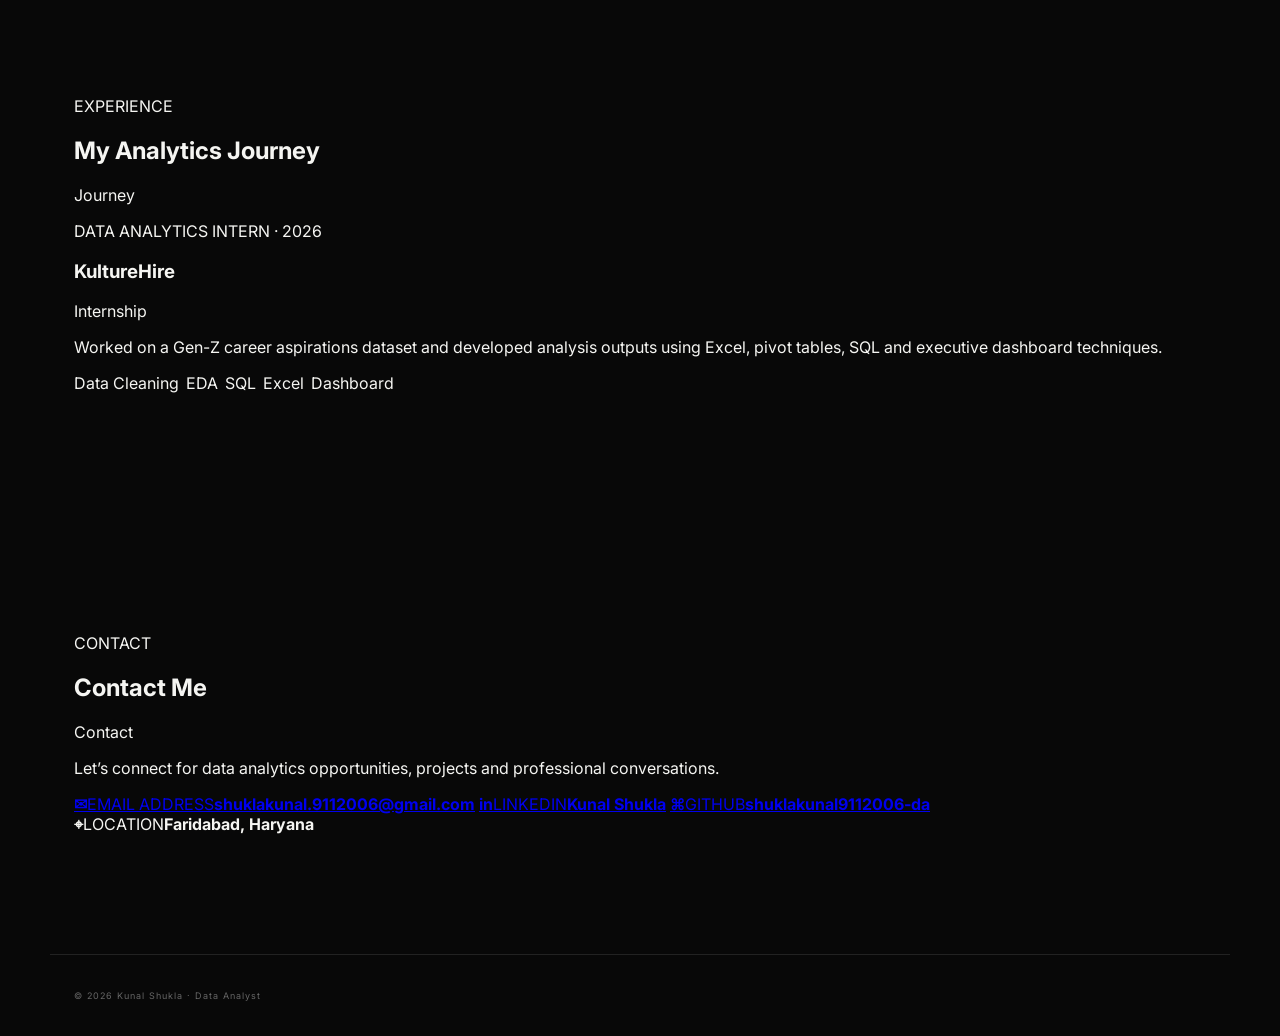
<file: index(2).html>
<!DOCTYPE html>
<html lang="en">
<head>
  <meta charset="UTF-8">
  <meta name="viewport" content="width=device-width, initial-scale=1.0">
  <meta name="description" content="Kunal Shukla — Data Analyst Portfolio">
  <title>Kunal Shukla | Data Analyst</title>
  <link rel="preconnect" href="https://fonts.googleapis.com">
  <link rel="preconnect" href="https://fonts.gstatic.com" crossorigin>
  <link href="https://fonts.googleapis.com/css2?family=Inter:wght@400;500;600;700;800&display=swap" rel="stylesheet">
  <link rel="stylesheet" href="style.css">
</head>
<body>
<header class="header">
  <div class="container nav">
    <a class="logo" href="#home">Kunal Shukla</a>
    <button class="menu" aria-label="Open navigation">☰</button>
    <nav class="nav-links">
      <a class="active" href="#home">Home</a>
      <a href="#about">About</a>
      <a href="#skills">Skills</a>
      <a href="#projects">Projects</a>
      <a href="#experience">Experience</a>
      <a href="#contact">Contact</a>
    </nav>
  </div>
</header>

<main>
<section id="home" class="hero">
  <div class="container hero-grid">
    <div class="hero-copy reveal">
      <p class="hello">HELLO!</p>
      <h1>I'm <span>Kunal<br>Shukla</span></h1>
      <h2>Data Analyst</h2>
      <p class="hero-text">I transform raw data into meaningful insights, interactive dashboards, and clear business stories.</p><div class="availability"><i></i> Open to Data Analyst opportunities</div>
      <div class="buttons">
        <a class="btn" href="#projects">View Projects</a>
        <a class="btn ghost" href="#contact">Contact Me</a>
      </div>
      <div class="quick-links">
        <a href="https://www.linkedin.com/in/kunal-shukla-data-analyst" target="_blank" rel="noopener">LinkedIn ↗</a>
        <a href="https://github.com/shuklakunal9112006-da" target="_blank" rel="noopener">GitHub ↗</a>
      </div>
    </div>
    <div class="hero-visual reveal" aria-label="Data analytics visual">
      <div class="analytics-board">
        <div class="board-top"><span>DATA INSIGHTS</span><b>2026</b></div>
        <div class="mini-kpis">
          <div><small>Projects</small><strong>03</strong></div>
          <div><small>Tools</small><strong>08+</strong></div>
          <div><small>Focus</small><strong>Data</strong></div>
        </div>
        <div class="chart-area">
          <div class="bars"><i style="height:42%"></i><i style="height:62%"></i><i style="height:50%"></i><i style="height:78%"></i><i style="height:92%"></i><i style="height:70%"></i></div>
          <div class="line-chart"><span></span><span></span><span></span><span></span><span></span></div>
        </div>
        <div class="board-footer"><span>SQL</span><span>Power BI</span><span>Python</span><span>Excel</span></div>
      </div>
      <div class="floating-card card-sql"><b>SQL</b><small>Analysis</small></div>
      <div class="floating-card card-bi"><b>Power BI</b><small>Dashboards</small></div>
      <div class="floating-card card-python"><b>Python</b><small>Pandas</small></div>
    </div>
  </div>
</section>



<section id="about" class="section about">
  <div class="container">
    <div class="section-title">
      <span>ABOUT</span>
      <h2>About Me</h2>
      <div class="ghost-title">About</div>
    </div>
    <div class="about-grid">
      <div class="about-photo reveal"><img src="profile.jpg" alt="Kunal Shukla"></div>
      <div class="about-copy reveal">
        <p>I’m a <strong>Data Analyst</strong> who enjoys digging into datasets, finding patterns, and turning numbers into clear, meaningful stories.</p>
        <p>I work with <strong>Python, SQL, Excel, Power BI and Tableau</strong> to clean data, perform analysis, build dashboards, and communicate insights.</p>
        <p>I’m currently pursuing a <strong>BCA from IGNOU</strong> and strengthening my analytics skills through practical projects, internship work, and continuous learning.</p>
        <div class="about-stats">
          <div><strong>8+</strong><span>Analytics Tools</span></div>
          <div><strong>3</strong><span>Featured Projects</span></div>
          <div><strong>2025</strong><span>BCA Started</span></div>
        </div>
      </div>
    </div>
  </div>
</section>

<section id="skills" class="section dark-section">
  <div class="container">
    <div class="section-title center">
      <span>SKILLS</span>
      <h2>My Skills</h2>
      <div class="ghost-title">Skills</div>
      <p>A showcase of the tools I use to turn data into insights.</p>
    </div>
    <div class="skills-grid">
      <div class="skill"><b>Py</b><h3>Python</h3><p>Data analysis</p></div>
      <div class="skill"><b>SQL</b><h3>SQL</h3><p>Queries & insights</p></div>
      <div class="skill"><b>BI</b><h3>Power BI</h3><p>Dashboards</p></div>
      <div class="skill"><b>XL</b><h3>Excel</h3><p>EDA & reporting</p></div>
      <div class="skill"><b>T</b><h3>Tableau</h3><p>Visualization</p></div>
      <div class="skill"><b>Pd</b><h3>Pandas</h3><p>Data wrangling</p></div>
      <div class="skill"><b>Np</b><h3>NumPy</h3><p>Numerical analysis</p></div>
      <div class="skill"><b>Mo</b><h3>MongoDB</h3><p>Data storage</p></div>
    </div>
  </div>
</section>



<section id="projects" class="section projects">
  <div class="container">
    <div class="section-title center">
      <span>PROJECTS</span>
      <h2>My Projects</h2>
      <div class="ghost-title">Projects</div>
      <p>A selection of data analytics projects built with SQL, Python, Excel and Power BI.</p>
    </div>
    <div class="projects-grid">
      <article class="project reveal">
        <div class="project-number">01</div>
        <div class="project-thumb netflix"><span>NETFLIX<br><small>CONTENT ANALYTICS</small></span></div>
        <div class="project-content">
          <p class="project-type">POWER BI · PYTHON</p>
          <h3>Netflix Content Analytics Dashboard</h3>
          <p>Interactive dashboard exploring content types, genres, countries, release patterns and catalogue trends.</p>
          <div class="tags"><span>Power BI</span><span>Python</span><span>Pandas</span></div>
          <a href="https://github.com/shuklakunal9112006-da/Netflix-Content-Analytics" target="_blank" rel="noopener">View Project ↗</a>
        </div>
      </article>
      <article class="project reveal">
        <div class="project-number">02</div>
        <div class="project-thumb zomato"><span>ZOMATO<br><small>SQL ANALYSIS</small></span></div>
        <div class="project-content">
          <p class="project-type">SQL · DATA ANALYSIS</p>
          <h3>Zomato SQL Data Analysis</h3>
          <p>Business-focused SQL analysis of restaurant data covering ratings, pricing, cuisines and other useful patterns.</p>
          <div class="tags"><span>SQL</span><span>MySQL</span><span>EDA</span></div>
          <a href="https://github.com/shuklakunal9112006-da/Zomato-SQL-Data-Analysis" target="_blank" rel="noopener">View Project ↗</a>
        </div>
      </article>
      <article class="project reveal">
        <div class="project-number">03</div>
        <div class="project-thumb anomaly"><span>ANOMALY<br><small>DETECTION SYSTEM</small></span></div>
        <div class="project-content">
          <p class="project-type">PYTHON · ANALYTICS</p>
          <h3>Business Anomaly Detection & Alert System</h3>
          <p>A practical analytics concept for identifying unusual business signals and highlighting areas that need investigation.</p>
          <div class="tags"><span>Python</span><span>Pandas</span><span>NumPy</span></div>
          <span class="coming">GitHub link coming soon</span>
        </div>
      </article>
    </div>
  </div>
</section>

<section id="experience" class="section experience">
  <div class="container">
    <div class="section-title center">
      <span>EXPERIENCE</span>
      <h2>My Analytics Journey</h2>
      <div class="ghost-title">Journey</div>
    </div>
    <div class="experience-card reveal">
      <div class="experience-top">
        <div>
          <p class="experience-label">DATA ANALYTICS INTERN · 2026</p>
          <h3>KultureHire</h3>
        </div>
        <span class="experience-badge">Internship</span>
      </div>
      <p>Worked on a Gen-Z career aspirations dataset and developed analysis outputs using Excel, pivot tables, SQL and executive dashboard techniques.</p>
      <div class="tags"><span>Data Cleaning</span><span>EDA</span><span>SQL</span><span>Excel</span><span>Dashboard</span></div>
    </div>
  </div>
</section>



<section id="contact" class="section contact">
  <div class="container">
    <div class="section-title center">
      <span>CONTACT</span>
      <h2>Contact Me</h2>
      <div class="ghost-title">Contact</div>
      <p>Let’s connect for data analytics opportunities, projects and professional conversations.</p>
    </div>
    <div class="contact-grid">
      <a class="contact-card" href="mailto:shuklakunal.9112006@gmail.com"><b>✉</b><span>EMAIL ADDRESS</span><strong>shuklakunal.9112006@gmail.com</strong></a>
      <a class="contact-card" href="https://www.linkedin.com/in/kunal-shukla-data-analyst" target="_blank" rel="noopener"><b>in</b><span>LINKEDIN</span><strong>Kunal Shukla</strong></a>
      <a class="contact-card" href="https://github.com/shuklakunal9112006-da" target="_blank" rel="noopener"><b>⌘</b><span>GITHUB</span><strong>shuklakunal9112006-da</strong></a>
      <div class="contact-card"><b>⌖</b><span>LOCATION</span><strong>Faridabad, Haryana</strong></div>
    </div>
  </div>
</section>
</main>

<footer><div class="container">© 2026 Kunal Shukla · Data Analyst</div></footer>
<script src="script.js"></script>
</body>
</html>
</file>
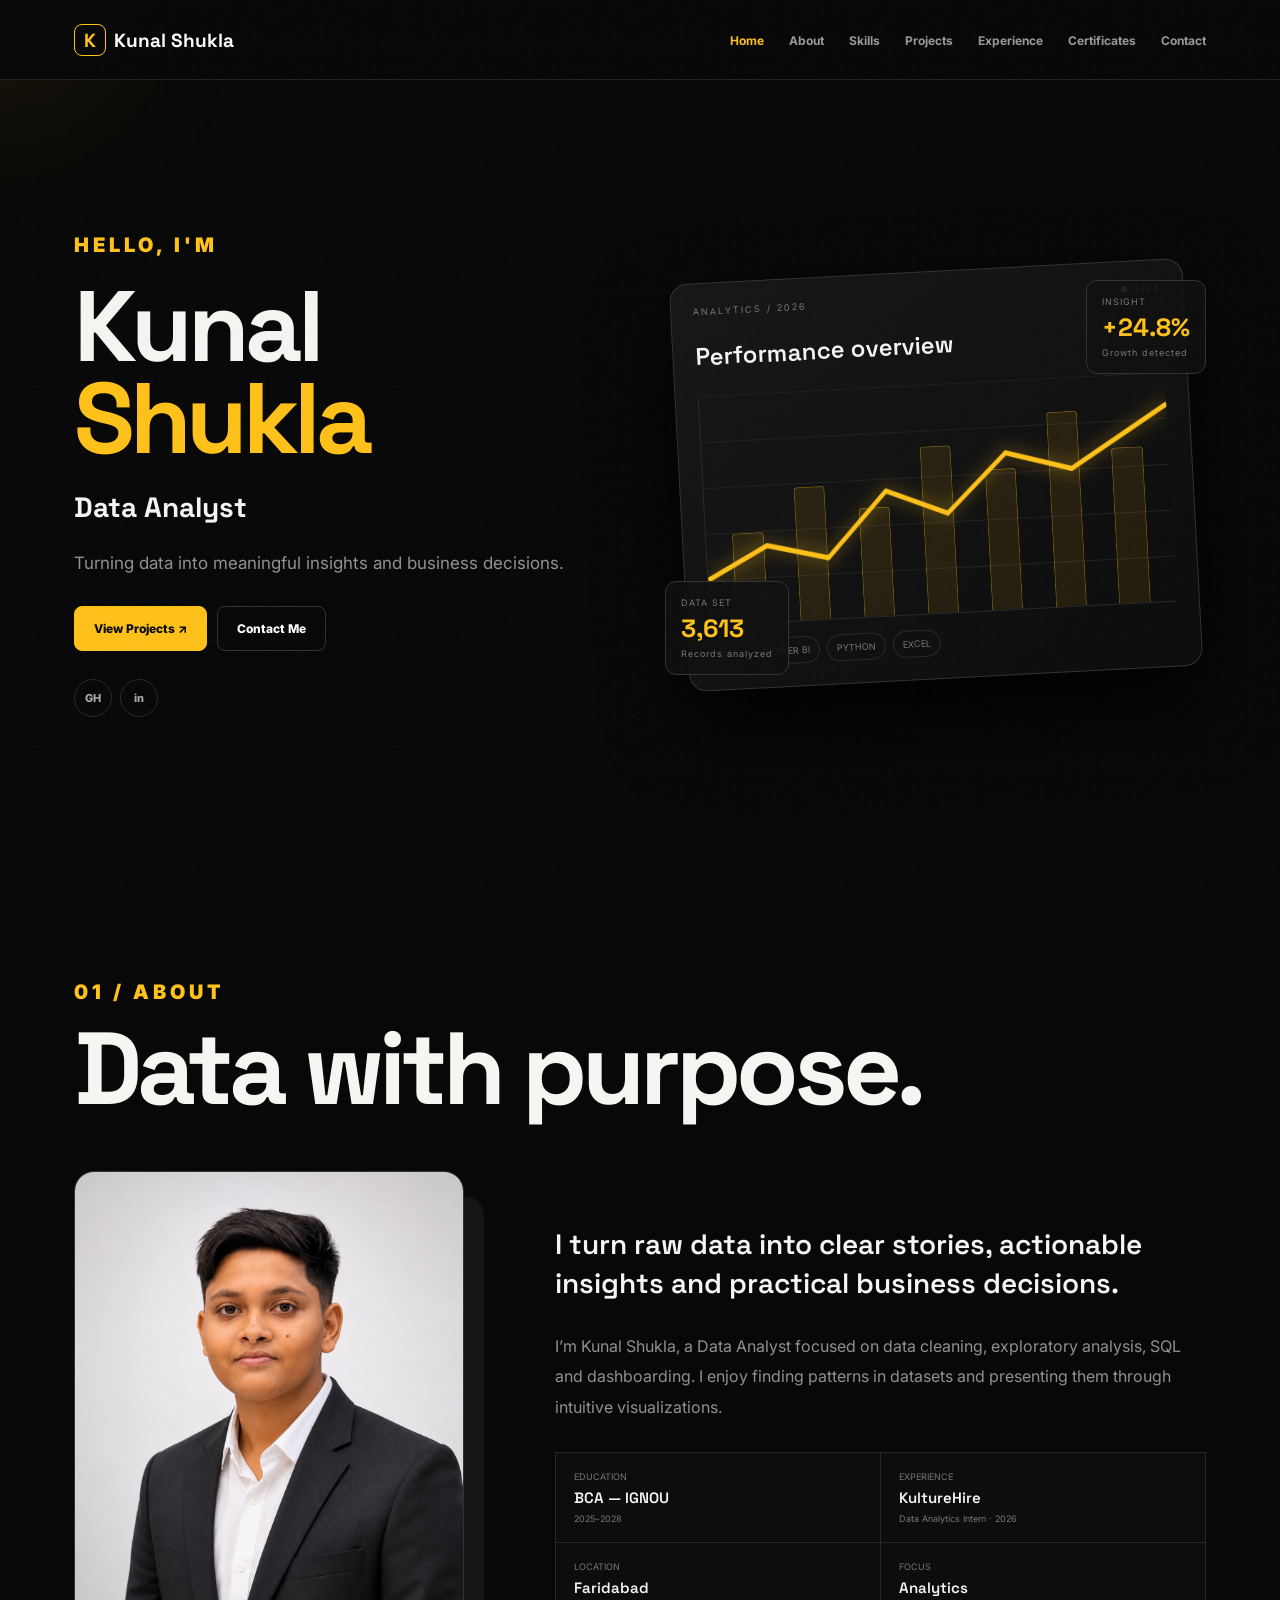
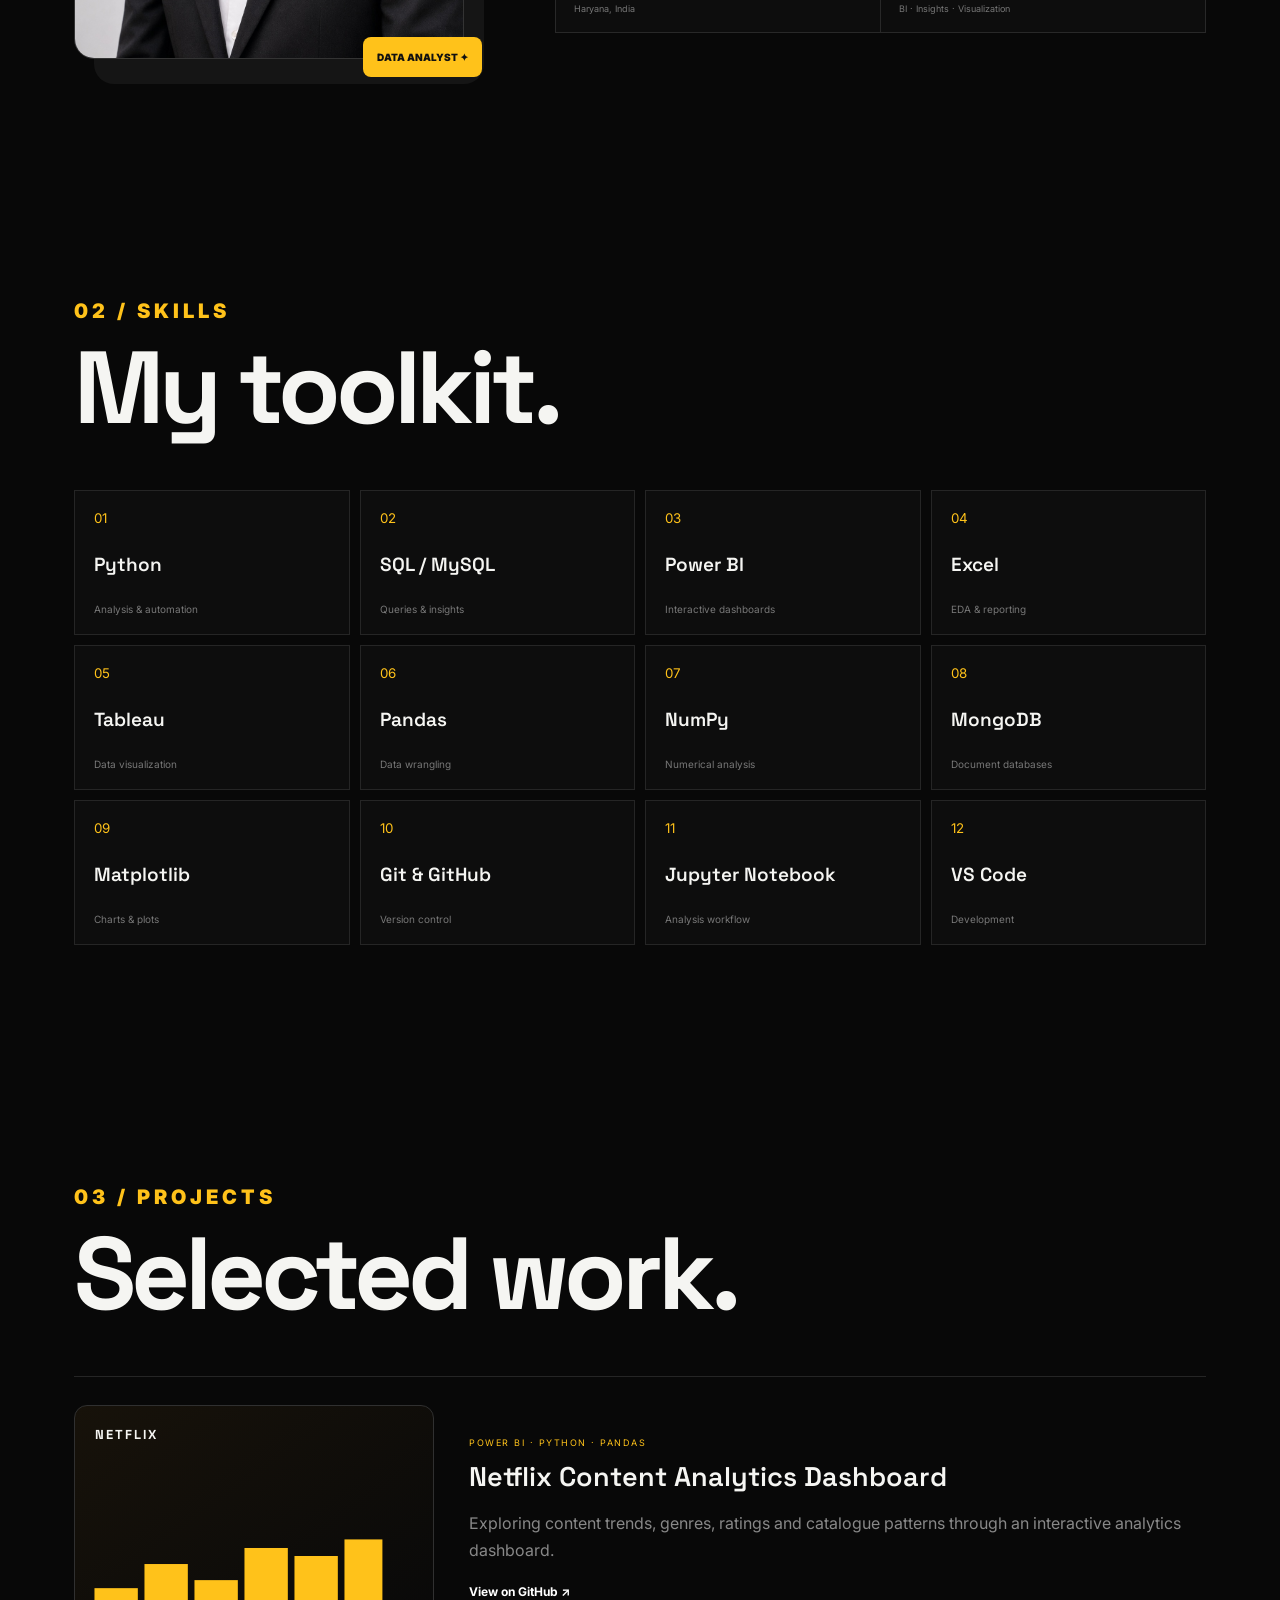
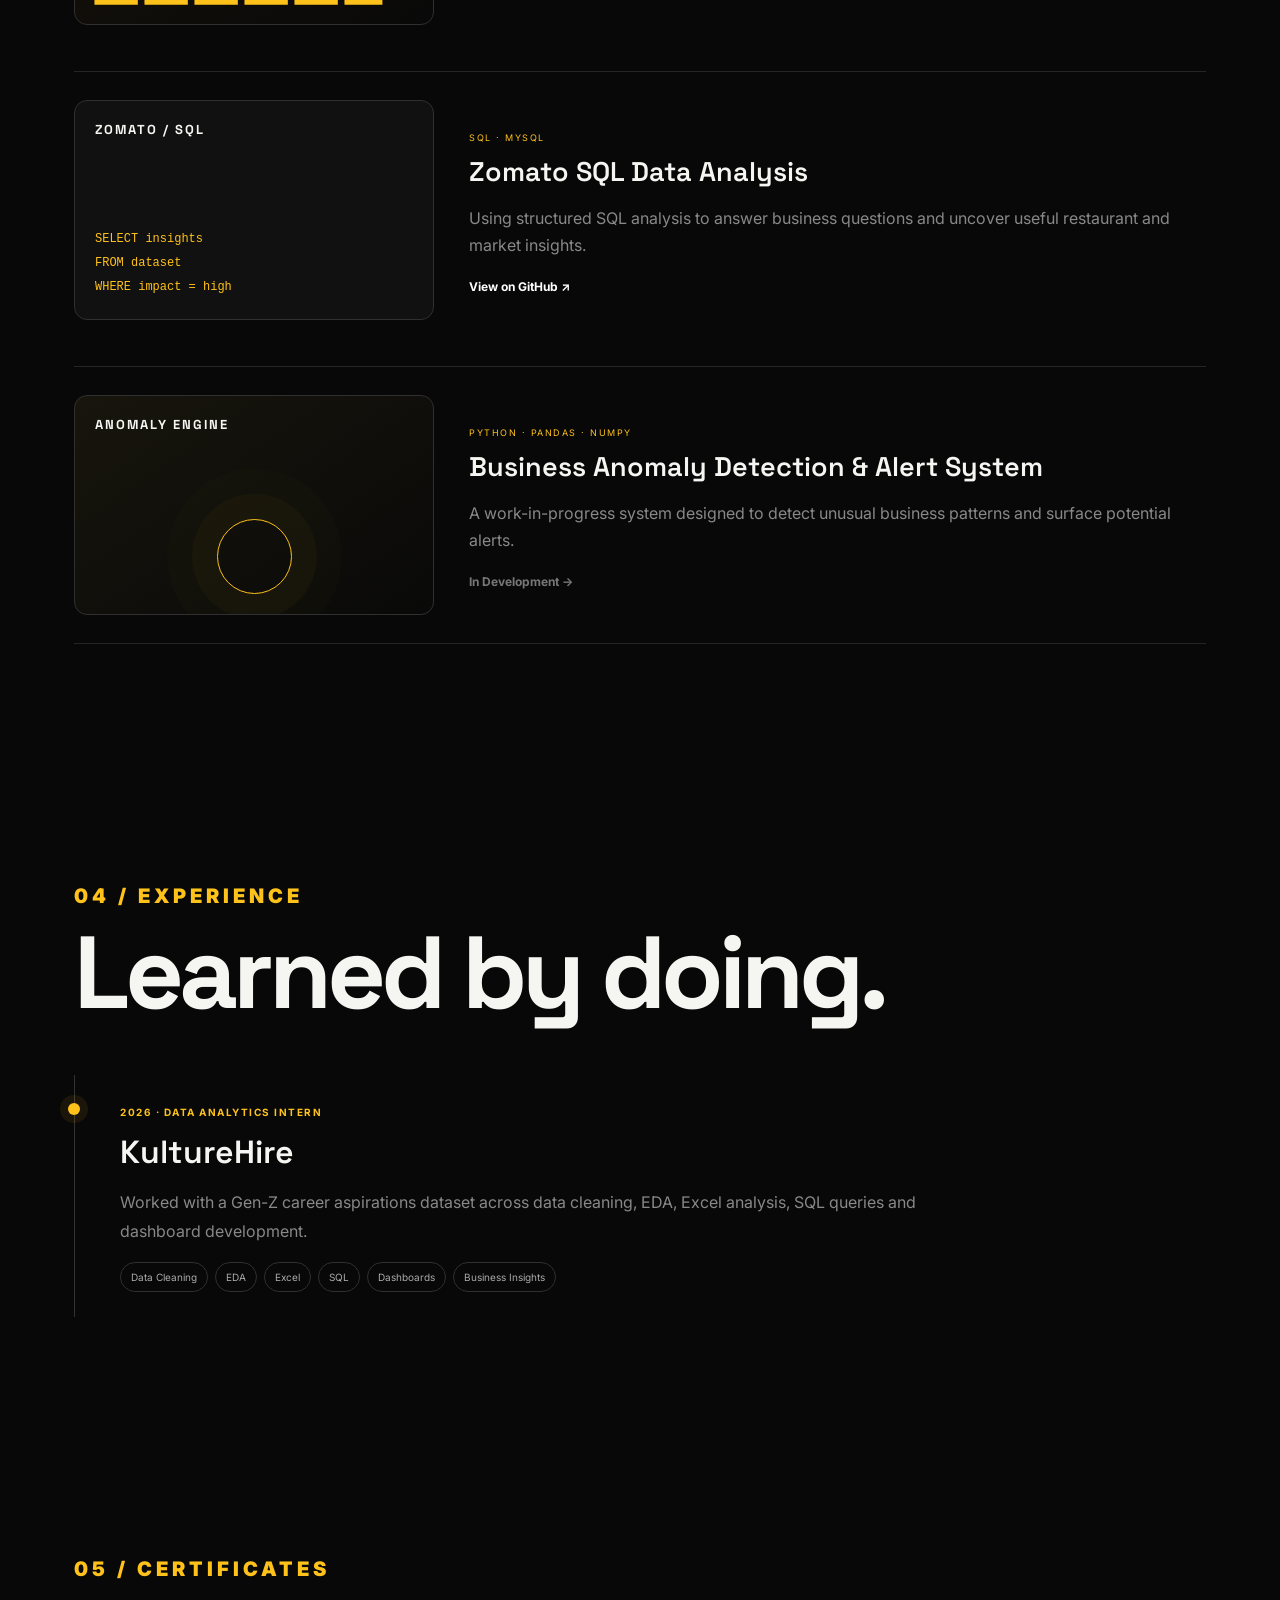
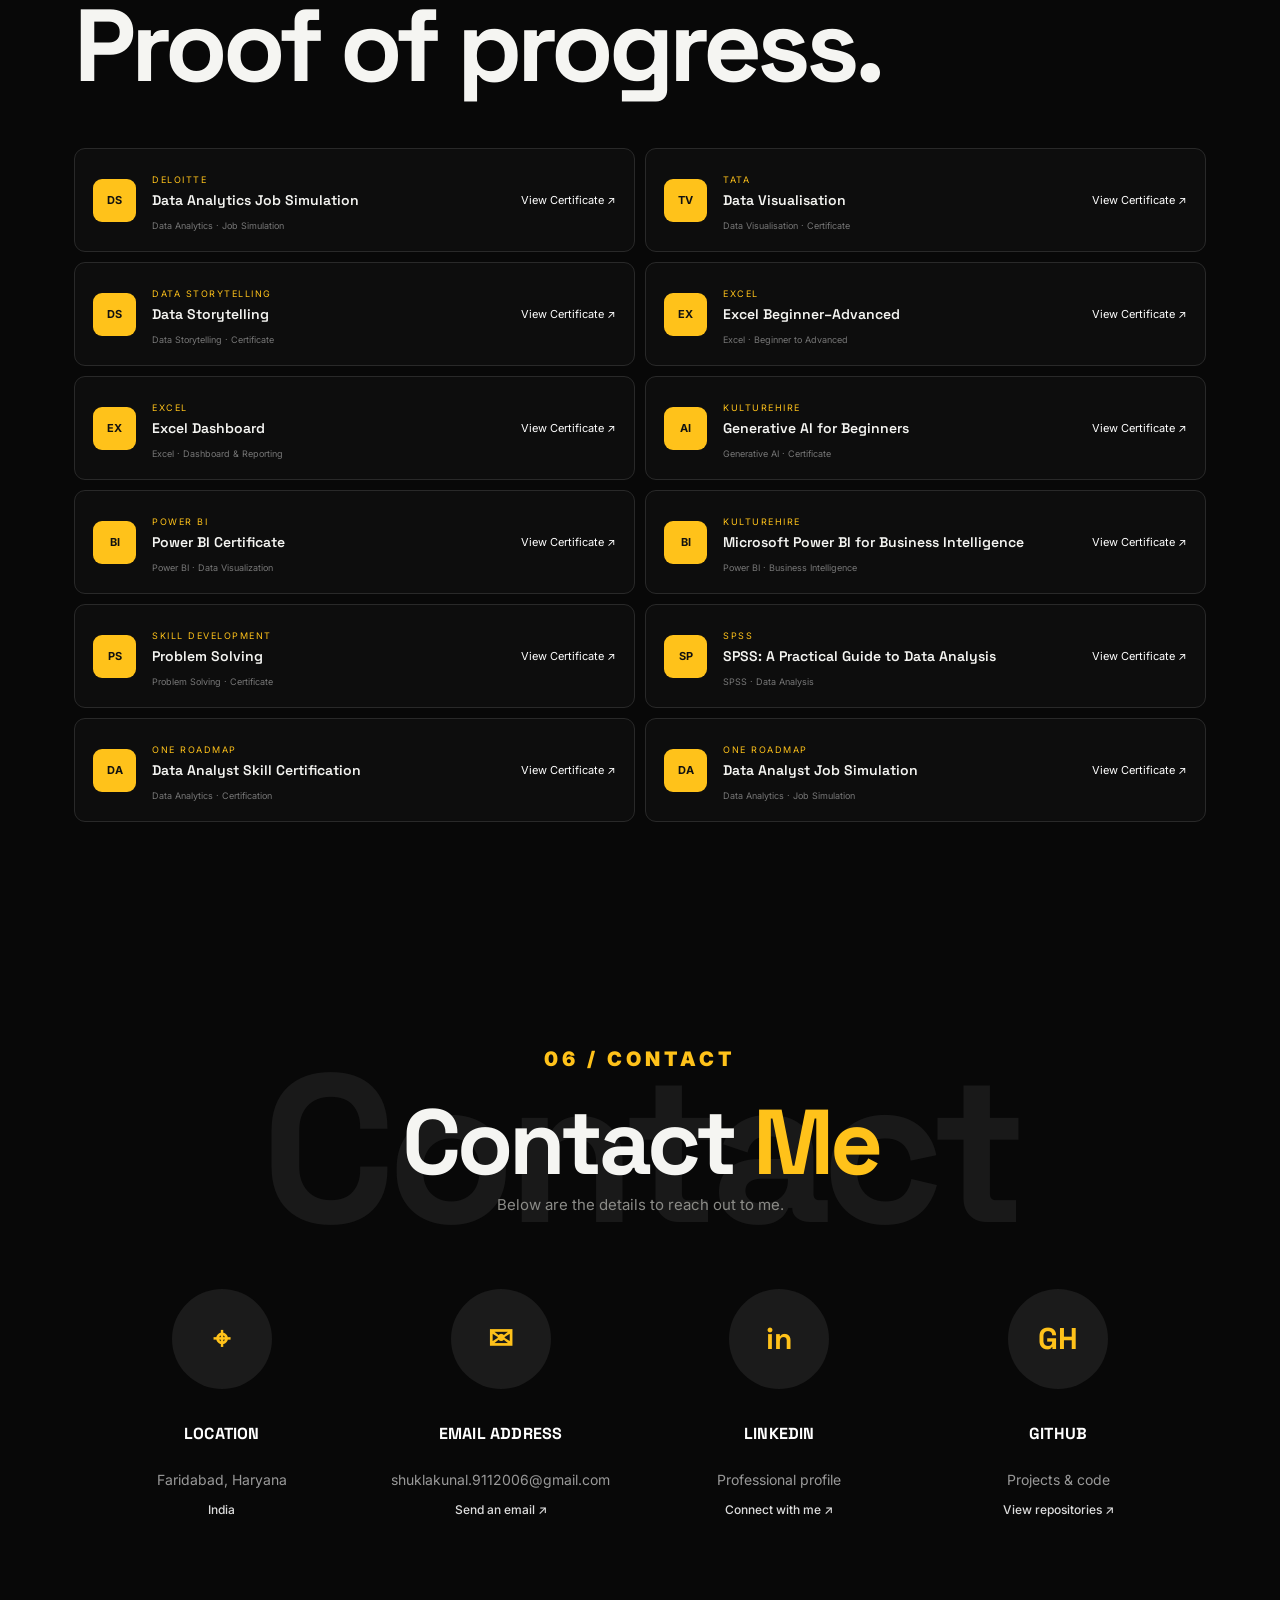
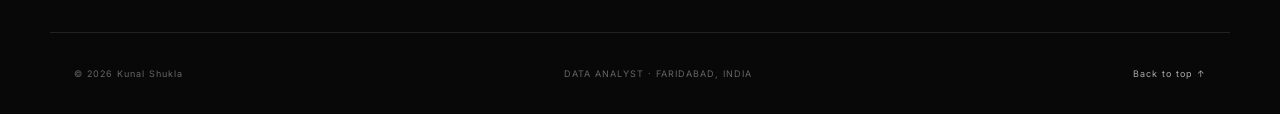
<file: index(3).html>
<!doctype html><html lang="en"><head><meta charset="utf-8"><meta name="viewport" content="width=device-width,initial-scale=1"><meta name="description" content="Kunal Shukla — Data Analyst Portfolio"><meta property="og:title" content="Kunal Shukla | Data Analyst"><title>Kunal Shukla | Data Analyst</title><link rel="preconnect" href="https://fonts.googleapis.com"><link href="https://fonts.googleapis.com/css2?family=Inter:wght@400;500;600;700;800&family=Space+Grotesk:wght@500;600;700&display=swap" rel="stylesheet"><link rel="stylesheet" href="style.css"></head><body>
<div class="grain"></div><div class="glow"></div>
<header><a class="logo" href="#home"><b>K</b>Kunal Shukla</a><button class="menu">☰</button><nav><a class="active" href="#home">Home</a><a href="#about">About</a><a href="#skills">Skills</a><a href="#projects">Projects</a><a href="#experience">Experience</a><a href="#certificates">Certificates</a><a href="#contact">Contact</a></nav></header>
<main>
<section id="home" class="hero"><div class="heroText reveal"><small>HELLO, I'M</small><h1>Kunal <em>Shukla</em></h1><h2>Data Analyst</h2><p>Turning data into meaningful insights and business decisions.</p><div class="buttons"><a class="btn" href="#projects">View Projects ↗</a><a class="btn outline" href="#contact">Contact Me</a></div><div class="social"><a href="https://github.com/shuklakunal9112006-da" target="_blank">GH</a><a href="https://www.linkedin.com/in/kunal-shukla-data-analyst" target="_blank">in</a></div></div>
<div class="visual reveal"><div class="card stat one"><small>INSIGHT</small><b>+24.8%</b><span>Growth detected</span></div><div class="dash"><div class="top">ANALYTICS / 2026 <i>● LIVE</i></div><h3>Performance overview</h3><div class="chart"><div class="bars"><i></i><i></i><i></i><i></i><i></i><i></i><i></i></div><svg viewBox="0 0 500 180" preserveAspectRatio="none"><polyline points="0,145 65,120 130,132 195,82 260,102 325,57 395,72 500,25"/></svg></div><div class="chips"><span>SQL</span><span>POWER BI</span><span>PYTHON</span><span>EXCEL</span></div></div><div class="card stat two"><small>DATA SET</small><b>3,613</b><span>Records analyzed</span></div></div></section>

<section id="about" class="section"><div class="head reveal"><small>01 / ABOUT</small><h2>Data with purpose.</h2></div><div class="about"><div class="photo reveal"><img src="profile.jpg" alt="Kunal Shukla professional profile photo"><label>DATA ANALYST ✦</label></div><div class="copy reveal"><p class="lead">I turn raw data into clear stories, actionable insights and practical business decisions.</p><p>I’m Kunal Shukla, a Data Analyst focused on data cleaning, exploratory analysis, SQL and dashboarding. I enjoy finding patterns in datasets and presenting them through intuitive visualizations.</p><div class="info"><div><small>EDUCATION</small><b>BCA — IGNOU</b><span>2025–2028</span></div><div><small>EXPERIENCE</small><b>KultureHire</b><span>Data Analytics Intern · 2026</span></div><div><small>LOCATION</small><b>Faridabad</b><span>Haryana, India</span></div><div><small>FOCUS</small><b>Analytics</b><span>BI · Insights · Visualization</span></div></div></div></div></section>

<section id="skills" class="section"><div class="head reveal"><small>02 / SKILLS</small><h2>My toolkit.</h2></div><div class="skills"><div class="skill reveal"><small>01</small><b>Python</b><span>Analysis & automation</span></div><div class="skill reveal"><small>02</small><b>SQL / MySQL</b><span>Queries & insights</span></div><div class="skill reveal"><small>03</small><b>Power BI</b><span>Interactive dashboards</span></div><div class="skill reveal"><small>04</small><b>Excel</b><span>EDA & reporting</span></div><div class="skill reveal"><small>05</small><b>Tableau</b><span>Data visualization</span></div><div class="skill reveal"><small>06</small><b>Pandas</b><span>Data wrangling</span></div><div class="skill reveal"><small>07</small><b>NumPy</b><span>Numerical analysis</span></div><div class="skill reveal"><small>08</small><b>MongoDB</b><span>Document databases</span></div><div class="skill reveal"><small>09</small><b>Matplotlib</b><span>Charts & plots</span></div><div class="skill reveal"><small>10</small><b>Git & GitHub</b><span>Version control</span></div><div class="skill reveal"><small>11</small><b>Jupyter Notebook</b><span>Analysis workflow</span></div><div class="skill reveal"><small>12</small><b>VS Code</b><span>Development</span></div></div></section>

<section id="projects" class="section"><div class="head reveal"><small>03 / PROJECTS</small><h2>Selected work.</h2></div><div class="projects">
<article class="project reveal"><div class="art net"><strong>NETFLIX</strong><div class="mini">▂▅▃▇▆▉</div></div><div><small>POWER BI · PYTHON · PANDAS</small><h3>Netflix Content Analytics Dashboard</h3><p>Exploring content trends, genres, ratings and catalogue patterns through an interactive analytics dashboard.</p><a href="https://github.com/shuklakunal9112006-da/Netflix-Content-Analytics" target="_blank">View on GitHub ↗</a></div></article>
<article class="project reveal"><div class="art sql"><strong>ZOMATO / SQL</strong><code>SELECT insights<br>FROM dataset<br>WHERE impact = high</code></div><div><small>SQL · MYSQL</small><h3>Zomato SQL Data Analysis</h3><p>Using structured SQL analysis to answer business questions and uncover useful restaurant and market insights.</p><a href="https://github.com/shuklakunal9112006-da/Zomato-SQL-Data-Analysis" target="_blank">View on GitHub ↗</a></div></article>
<article class="project reveal"><div class="art ano"><strong>ANOMALY ENGINE</strong><span class="ring"></span></div><div><small>PYTHON · PANDAS · NUMPY</small><h3>Business Anomaly Detection & Alert System</h3><p>A work-in-progress system designed to detect unusual business patterns and surface potential alerts.</p><a class="muted" href="#contact">In Development →</a></div></article>
</div></section>

<section id="experience" class="section"><div class="head reveal"><small>04 / EXPERIENCE</small><h2>Learned by doing.</h2></div><div class="timeline reveal"><b>2026 · DATA ANALYTICS INTERN</b><h3>KultureHire</h3><p>Worked with a Gen-Z career aspirations dataset across data cleaning, EDA, Excel analysis, SQL queries and dashboard development.</p><div class="tags"><i>Data Cleaning</i><i>EDA</i><i>Excel</i><i>SQL</i><i>Dashboards</i><i>Business Insights</i></div></div></section>

<section id="certificates" class="section"><div class="head reveal"><small>05 / CERTIFICATES</small><h2>Proof of progress.</h2></div><div class="certs">
<article class="cert reveal"><b>DS</b><div><small>DELOITTE</small><h3>Data Analytics Job Simulation</h3><span>Data Analytics · Job Simulation</span></div><a href="Deloit%20Job%20simulation%20Certificate.pdf" target="_blank" rel="noopener">View Certificate ↗</a></article>
<article class="cert reveal"><b>TV</b><div><small>TATA</small><h3>Data Visualisation</h3><span>Data Visualisation · Certificate</span></div><a href="TATA%20Data%20Visualisation%20Certificate.pdf" target="_blank" rel="noopener">View Certificate ↗</a></article>
<article class="cert reveal"><b>DS</b><div><small>DATA STORYTELLING</small><h3>Data Storytelling</h3><span>Data Storytelling · Certificate</span></div><a href="Data%20Storytelling.pdf" target="_blank" rel="noopener">View Certificate ↗</a></article>
<article class="cert reveal"><b>EX</b><div><small>EXCEL</small><h3>Excel Beginner–Advanced</h3><span>Excel · Beginner to Advanced</span></div><a href="Excel%20Beginer-Advance.pdf" target="_blank" rel="noopener">View Certificate ↗</a></article>
<article class="cert reveal"><b>EX</b><div><small>EXCEL</small><h3>Excel Dashboard</h3><span>Excel · Dashboard & Reporting</span></div><a href="EXCEL%20DASHBOARD.pdf" target="_blank" rel="noopener">View Certificate ↗</a></article>
<article class="cert reveal"><b>AI</b><div><small>KULTUREHIRE</small><h3>Generative AI for Beginners</h3><span>Generative AI · Certificate</span></div><a href="Generative_AI_Certificate.pdf" target="_blank" rel="noopener">View Certificate ↗</a></article>
<article class="cert reveal"><b>BI</b><div><small>POWER BI</small><h3>Power BI Certificate</h3><span>Power BI · Data Visualization</span></div><a href="Power%20BI%20Certificate.pdf" target="_blank" rel="noopener">View Certificate ↗</a></article>
<article class="cert reveal"><b>BI</b><div><small>KULTUREHIRE</small><h3>Microsoft Power BI for Business Intelligence</h3><span>Power BI · Business Intelligence</span></div><a href="Power%20BI%20Kulturehire.pdf" target="_blank" rel="noopener">View Certificate ↗</a></article>
<article class="cert reveal"><b>PS</b><div><small>SKILL DEVELOPMENT</small><h3>Problem Solving</h3><span>Problem Solving · Certificate</span></div><a href="Problem%20Solving.pdf" target="_blank" rel="noopener">View Certificate ↗</a></article>
<article class="cert reveal"><b>SP</b><div><small>SPSS</small><h3>SPSS: A Practical Guide to Data Analysis</h3><span>SPSS · Data Analysis</span></div><a href="SPSS%20certificate.pdf" target="_blank" rel="noopener">View Certificate ↗</a></article>
<article class="cert reveal"><b>DA</b><div><small>ONE ROADMAP</small><h3>Data Analyst Skill Certification</h3><span>Data Analytics · Certification</span></div><a href="Data%20Analyst-Certificate%20on%20road.pdf" target="_blank" rel="noopener">View Certificate ↗</a></article>
<article class="cert reveal"><b>DA</b><div><small>ONE ROADMAP</small><h3>Data Analyst Job Simulation</h3><span>Data Analytics · Job Simulation</span></div><a href="DA%20job%20simulation%20Onroad%20Certificate.pdf" target="_blank" rel="noopener">View Certificate ↗</a></article>
</div></section>

<section id="contact" class="section contact contactRedesign"><div class="contactTitle reveal"><small>06 / CONTACT</small><div class="contactWord">Contact</div><h2>Contact <em>Me</em></h2><p>Below are the details to reach out to me.</p></div><div class="contactGrid"><a class="contactCard reveal" href="#about"><div class="contactIcon">⌖</div><h3>LOCATION</h3><span>Faridabad, Haryana</span><b>India</b></a><a class="contactCard reveal" href="mailto:shuklakunal.9112006@gmail.com"><div class="contactIcon">✉</div><h3>EMAIL ADDRESS</h3><span>shuklakunal.9112006@gmail.com</span><b>Send an email ↗</b></a><a class="contactCard reveal" href="https://www.linkedin.com/in/kunal-shukla-data-analyst" target="_blank" rel="noopener"><div class="contactIcon">in</div><h3>LINKEDIN</h3><span>Professional profile</span><b>Connect with me ↗</b></a><a class="contactCard reveal" href="https://github.com/shuklakunal9112006-da" target="_blank" rel="noopener"><div class="contactIcon">GH</div><h3>GITHUB</h3><span>Projects & code</span><b>View repositories ↗</b></a></div></section>
</main><footer><span>© 2026 Kunal Shukla</span><span>DATA ANALYST · FARIDABAD, INDIA</span><a href="#home">Back to top ↑</a></footer><script src="script.js"></script></body></html>
</file>
<file: style.css>
*{box-sizing:border-box}html{scroll-behavior:smooth}body{margin:0;background:#080808;color:#f5f5f2;font-family:Inter,sans-serif;overflow-x:hidden}.grain{position:fixed;inset:0;pointer-events:none;opacity:.04;z-index:20;background-image:url("data:image/svg+xml,%3Csvg xmlns='http://www.w3.org/2000/svg' width='180' height='180'%3E%3Cfilter id='n'%3E%3CfeTurbulence baseFrequency='.9' numOctaves='3' stitchTiles='stitch'/%3E%3C/filter%3E%3Crect width='100%25' height='100%25' filter='url(%23n)'/%3E%3C/svg%3E")}.glow{position:fixed;width:260px;height:260px;border-radius:50%;background:#ffc21a12;filter:blur(70px);pointer-events:none;transform:translate(-50%,-50%)}header{position:fixed;z-index:10;top:0;left:0;right:0;height:80px;display:flex;align-items:center;justify-content:space-between;max-width:1180px;margin:auto;padding:0 24px}header:before{content:"";position:absolute;inset:0 -100vw;background:#080808d9;backdrop-filter:blur(16px);z-index:-1;border-bottom:1px solid #222}.logo{font:700 19px "Space Grotesk";color:#fff;text-decoration:none}.logo b{display:inline-grid;place-items:center;width:32px;height:32px;border:1px solid #ffc21a;color:#ffc21a;border-radius:8px;margin-right:8px}nav{display:flex;gap:25px}nav a{color:#999;text-decoration:none;font-size:12px;font-weight:700}nav a:hover,nav a.active{color:#ffc21a}.menu{display:none;background:none;border:0;color:#fff;font-size:25px}.hero{max-width:1180px;margin:auto;min-height:860px;padding:180px 24px 90px;display:grid;grid-template-columns:1fr 1fr;align-items:center;gap:50px}.heroText>small,.head>small,.contact>div>small{color:#ffc21a;letter-spacing:4px;font-size:20px;font-weight:900}.hero h1{font:700 clamp(60px,8vw,100px)/.92 "Space Grotesk";letter-spacing:-5px;margin:24px 0}.hero h1 em,.contact h2 em{color:#ffc21a;font-style:normal}.hero h2{font:700 28px "Space Grotesk"}.hero p{max-width:500px;color:#92928e;line-height:1.8;font-size:17px}.buttons{display:flex;gap:10px;margin:28px 0}.btn{display:inline-flex;align-items:center;gap:15px;padding:14px 19px;border:1px solid #ffc21a;background:#ffc21a;color:#0a0a0a;border-radius:8px;font-weight:800;font-size:12px;text-decoration:none;cursor:pointer}.btn:hover{transform:translateY(-3px);box-shadow:0 15px 35px #ffc21a22}.outline{background:transparent;color:#fff;border-color:#333}.social{display:flex;gap:8px}.social a{display:grid;place-items:center;width:38px;height:38px;border:1px solid #292929;border-radius:50%;color:#aaa;text-decoration:none;font-size:11px;font-weight:800}.visual{height:550px;position:relative;display:grid;place-items:center}.dash{width:min(560px,95%);background:linear-gradient(145deg,#171717,#0c0c0c);border:1px solid #333;border-radius:18px;padding:22px;transform:rotate(-3deg);box-shadow:0 35px 80px #000;animation:float 5s ease-in-out infinite}.dash .top{font-size:9px;letter-spacing:2px;color:#777;display:flex;justify-content:space-between}.dash .top i{color:#8bd16a;font-style:normal}.dash h3{font:600 24px "Space Grotesk"}.chart{height:230px;border-left:1px solid #292929;border-bottom:1px solid #292929;position:relative;overflow:hidden}.chart:before{content:"";position:absolute;inset:0;background:linear-gradient(#202020 1px,transparent 1px);background-size:100% 46px}.bars{position:absolute;inset:15px 10px 0;display:flex;align-items:end;justify-content:space-around}.bars i{width:7%;background:#ffc21a18;border:1px solid #ffc21a55;border-bottom:0;border-radius:4px 4px 0 0}.bars i:nth-child(1){height:42%}.bars i:nth-child(2){height:62%}.bars i:nth-child(3){height:51%}.bars i:nth-child(4){height:78%}.bars i:nth-child(5){height:66%}.bars i:nth-child(6){height:91%}.bars i:nth-child(7){height:73%}.chart svg{position:absolute;inset:0;width:100%;height:100%}.chart polyline{fill:none;stroke:#ffc21a;stroke-width:4;filter:drop-shadow(0 0 7px #ffc21a88)}.chips{display:flex;gap:7px;flex-wrap:wrap;margin-top:15px}.chips span{font-size:9px;color:#777;border:1px solid #292929;border-radius:20px;padding:7px 9px}.card{position:absolute;background:#101010e8;border:1px solid #333;border-radius:11px;padding:15px;z-index:2}.stat small,.stat span{display:block;font-size:9px;color:#777;letter-spacing:1px}.stat b{display:block;color:#ffc21a;font:700 25px "Space Grotesk";margin:4px 0}.one{right:0;top:80px;animation:float 4s 1s infinite}.two{left:0;bottom:75px;animation:float 4.5s infinite}.section{max-width:1180px;margin:auto;padding:120px 24px}.head{margin-bottom:55px}.head h2{font:700 clamp(72px,8vw,108px)/.92 "Space Grotesk";letter-spacing:-5px;margin:18px 0}.about{display:grid;grid-template-columns:.75fr 1.25fr;gap:90px;align-items:center}.photo{position:relative;max-width:390px;margin:auto}.photo img{display:block;width:100%;aspect-ratio:4/5;object-fit:cover;border-radius:20px;border:1px solid #333;box-shadow:20px 25px 0 #151515;transition:.5s}.photo:hover img{transform:scale(1.025)}.photo label{position:absolute;right:-18px;bottom:-18px;background:#ffc21a;color:#111;padding:14px;border-radius:8px;font-size:10px;font-weight:900}.copy .lead{font:600 28px/1.4 "Space Grotesk"}.copy>p:not(.lead){color:#90908d;line-height:1.9}.info{display:grid;grid-template-columns:1fr 1fr;gap:1px;background:#282828;border:1px solid #282828;margin-top:30px}.info div{background:#0d0d0d;padding:18px}.info small,.info span{display:block;color:#777;font-size:9px}.info b{display:block;margin:6px 0;font:600 15px "Space Grotesk"}.skills{display:grid;grid-template-columns:repeat(4,1fr);gap:10px}.skill{min-height:145px;border:1px solid #252525;background:#0d0d0d;padding:19px;display:flex;flex-direction:column;justify-content:space-between;transition:.3s}.skill:hover{border-color:#ffc21a;transform:translateY(-5px)}.skill small{color:#ffc21a}.skill b{font:600 19px "Space Grotesk"}.skill span{font-size:10px;color:#777}.projects{display:grid;gap:18px}.project{display:grid;grid-template-columns:360px 1fr;gap:35px;align-items:center;border-top:1px solid #252525;padding:28px 0}.project:last-child{border-bottom:1px solid #252525}.art{height:220px;border:1px solid #303030;border-radius:13px;background:#111;padding:20px;display:flex;flex-direction:column;justify-content:space-between;overflow:hidden;position:relative}.art strong{font:700 13px "Space Grotesk";letter-spacing:2px}.net{background:linear-gradient(145deg,#17120a,#090909)}.mini{font-size:55px;color:#ffc21a;letter-spacing:8px}.sql code{color:#ffc21a;font:12px/2 monospace}.ano{background:linear-gradient(145deg,#17150c,#090909)}.ring{width:75px;height:75px;border:1px solid #ffc21a;border-radius:50%;align-self:center;box-shadow:0 0 0 25px #ffc21a08,0 0 0 50px #ffc21a03;animation:ping 2s infinite}.project small,.cert small{color:#ffc21a;letter-spacing:1.5px;font-size:9px}.project h3{font:600 27px "Space Grotesk";margin:9px 0}.project p{color:#888;line-height:1.7}.project a,.links a{color:#fff;text-decoration:none;font-size:12px;font-weight:700}.project a:hover,.links a:hover{color:#ffc21a}.muted{color:#777!important}.timeline{border-left:1px solid #333;padding:25px 0 25px 45px;position:relative;max-width:850px}.timeline:before{content:"";position:absolute;width:12px;height:12px;border-radius:50%;background:#ffc21a;left:-7px;top:28px;box-shadow:0 0 0 8px #ffc21a14}.timeline>b{color:#ffc21a;font-size:10px;letter-spacing:1.5px}.timeline h3{font:600 32px "Space Grotesk";margin:12px 0}.timeline p{color:#888;line-height:1.8}.tags{display:flex;flex-wrap:wrap;gap:7px}.tags i{font-style:normal;border:1px solid #303030;padding:8px 10px;border-radius:20px;color:#aaa;font-size:10px}.certs{display:grid;grid-template-columns:1fr 1fr;gap:10px}.cert{display:grid;grid-template-columns:45px 1fr auto;align-items:center;gap:14px;padding:18px;border:1px solid #292929;background:#0d0d0d;border-radius:11px;transition:.3s}.cert:hover{border-color:#ffc21a;transform:translateY(-3px)}.cert>b{display:grid;place-items:center;width:43px;height:43px;border-radius:9px;background:#ffc21a;color:#111;font-size:11px}.cert h3{font:600 14px "Space Grotesk";margin:4px 0}.cert span{font-size:9px;color:#777}.cert>a{color:#fff;text-decoration:none;font-size:11px}.contactRedesign{display:block;text-align:center;position:relative;overflow:hidden;padding-top:105px;padding-bottom:110px}.contactTitle{position:relative;max-width:900px;margin:0 auto 70px}.contactTitle>small{display:block;color:#ffc21a;letter-spacing:4px;font-size:15px;font-weight:900;position:relative;z-index:2}.contactTitle .contactWord{position:absolute;left:50%;top:18px;transform:translateX(-50%);font:800 clamp(100px,18vw,210px)/.8 "Space Grotesk";letter-spacing:-9px;color:#191919;white-space:nowrap;pointer-events:none}.contactTitle h2{position:relative;z-index:1;font:700 clamp(64px,8vw,92px)/.95 "Space Grotesk";letter-spacing:-4px;margin:28px 0 8px}.contactTitle h2 em{color:#ffc21a;font-style:normal}.contactTitle p{position:relative;z-index:1;color:#8b8b87;margin:0;font-size:15px}.contactGrid{display:grid;grid-template-columns:repeat(4,1fr);gap:35px;max-width:1080px;margin:auto}.contactCard{display:flex;flex-direction:column;align-items:center;text-decoration:none;color:#fff;padding:5px 10px;transition:.35s}.contactCard:hover{transform:translateY(-8px)}.contactIcon{width:100px;height:100px;border-radius:50%;display:grid;place-items:center;background:#1b1b1b;color:#ffc21a;font:700 30px "Space Grotesk";margin-bottom:34px;transition:.35s}.contactCard:hover .contactIcon{background:#ffc21a;color:#111;box-shadow:0 0 0 10px #ffc21a12,0 20px 45px #000}.contactCard h3{font:700 16px "Space Grotesk";margin:0 0 25px;letter-spacing:.2px}.contactCard span{color:#999;text-align:center;line-height:1.6;font-size:14px;min-height:23px}.contactCard b{color:#ddd;font-size:12px;margin-top:10px;font-weight:500}.contactCard:hover b{color:#ffc21a}footer{max-width:1180px;margin:auto;padding:35px 24px;border-top:1px solid #222;display:flex;justify-content:space-between;color:#666;font-size:9px;letter-spacing:1px}footer a{color:#aaa;text-decoration:none}.reveal{opacity:0;transform:translateY(28px);transition:.8s ease}.reveal.show{opacity:1;transform:none}@keyframes float{50%{transform:translateY(-12px) rotate(-2deg)}}@keyframes ping{50%{box-shadow:0 0 0 35px #ffc21a06,0 0 0 70px #ffc21a02}}@media(max-width:850px){nav{gap:13px}.hero{grid-template-columns:1fr}.about{grid-template-columns:1fr;gap:55px}.skills{grid-template-columns:repeat(3,1fr)}.certs{grid-template-columns:1fr}}@media(max-width:650px){header{height:68px}.menu{display:block}nav{display:none;position:absolute;top:68px;left:15px;right:15px;padding:20px;background:#101010f5;border:1px solid #292929;border-radius:12px;flex-direction:column}header.open nav{display:flex}.hero{padding-top:120px}.hero h1{font-size:64px}.visual{height:390px}.dash{width:96%}.chart{height:160px}.card{transform:scale(.8)}.one{right:-10px;top:20px}.two{left:-10px;bottom:30px}.section{padding:85px 20px}.skills{grid-template-columns:1fr 1fr}.info{grid-template-columns:1fr}.project{grid-template-columns:1fr}.art{height:190px}.timeline{padding-left:25px}.head h2{font-size:72px}.contactTitle h2{font-size:64px}.contactGrid{grid-template-columns:1fr 1fr;gap:40px 15px}.contactIcon{width:82px;height:82px;font-size:24px;margin-bottom:22px}.contactCard h3{font-size:13px;margin-bottom:12px}.contactCard span{font-size:11px}.contactTitle .contactWord{font-size:105px;letter-spacing:-6px}.contactTitle{margin-bottom:55px}footer{flex-direction:column;gap:12px}}

.projectImage{padding:0;background:#0b0b0b}
.projectImage img{width:100%;height:100%;display:block;object-fit:cover;border-radius:12px}
</file>
